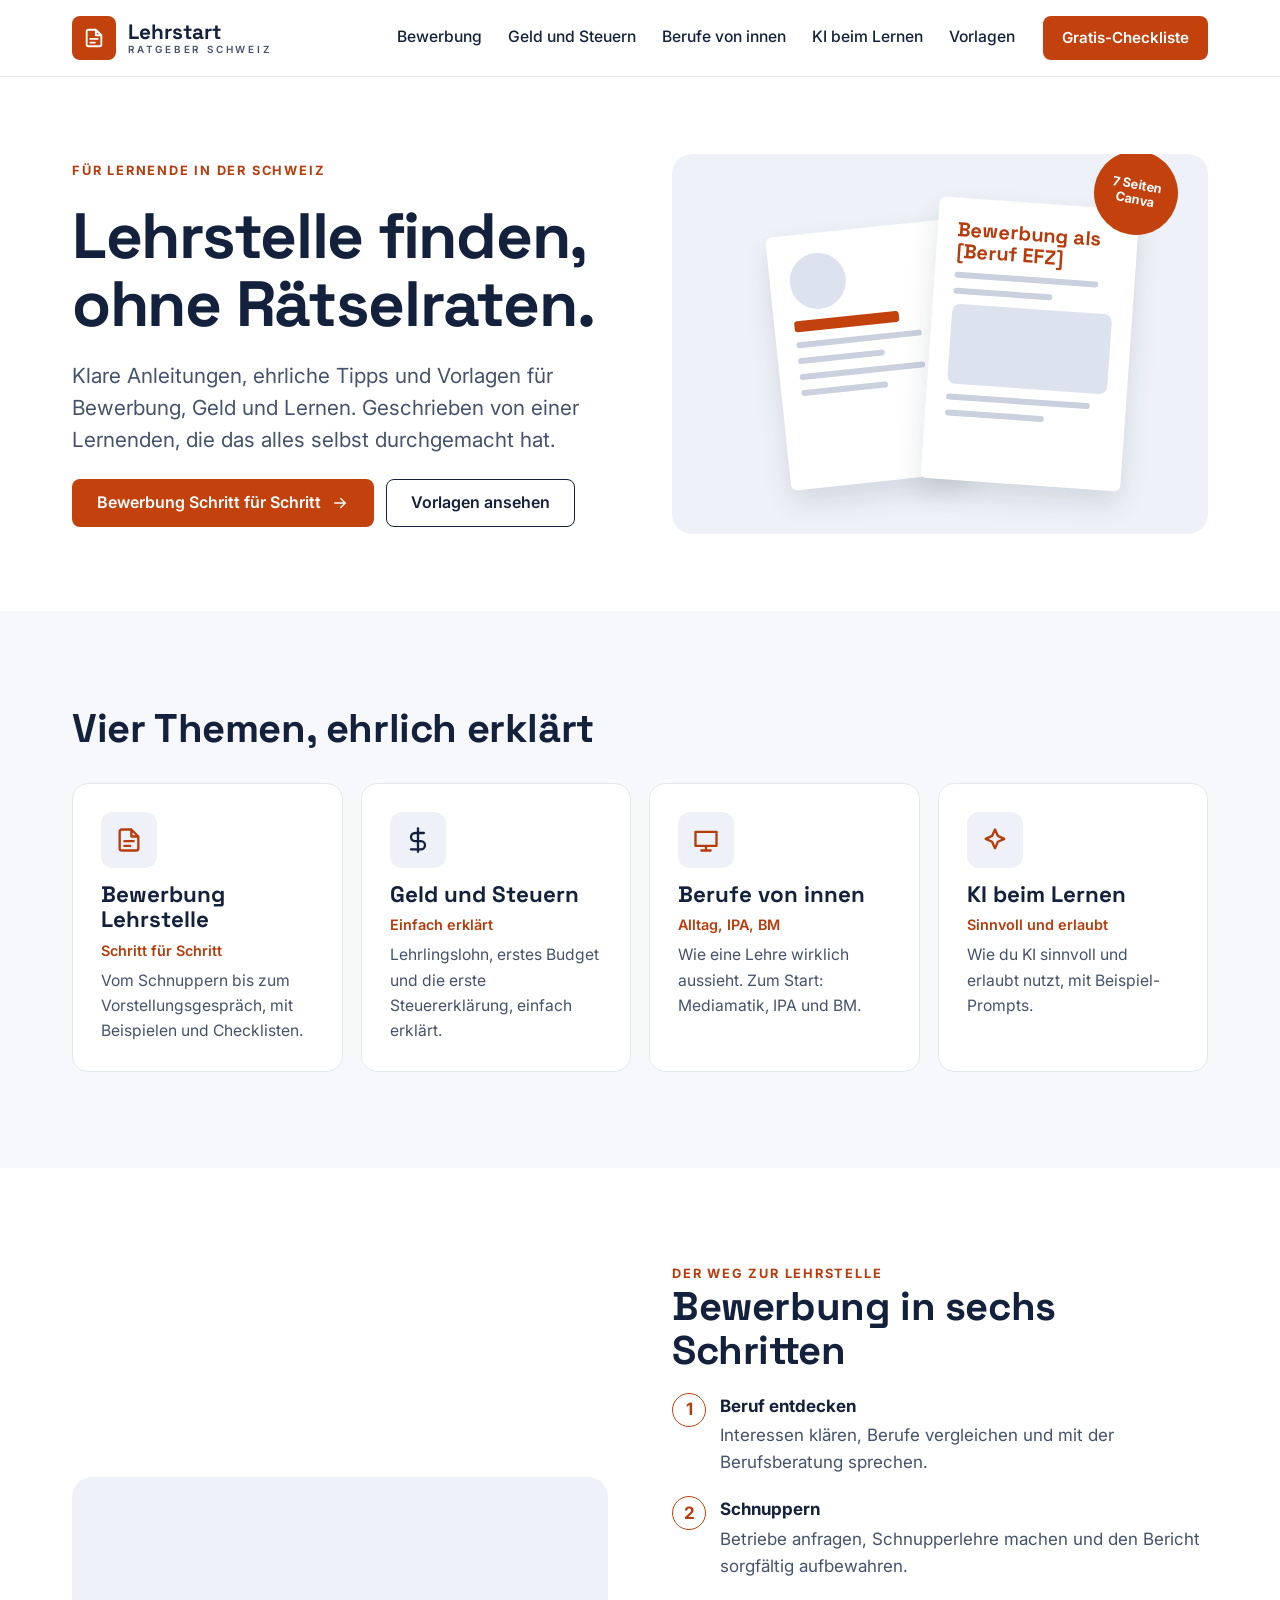
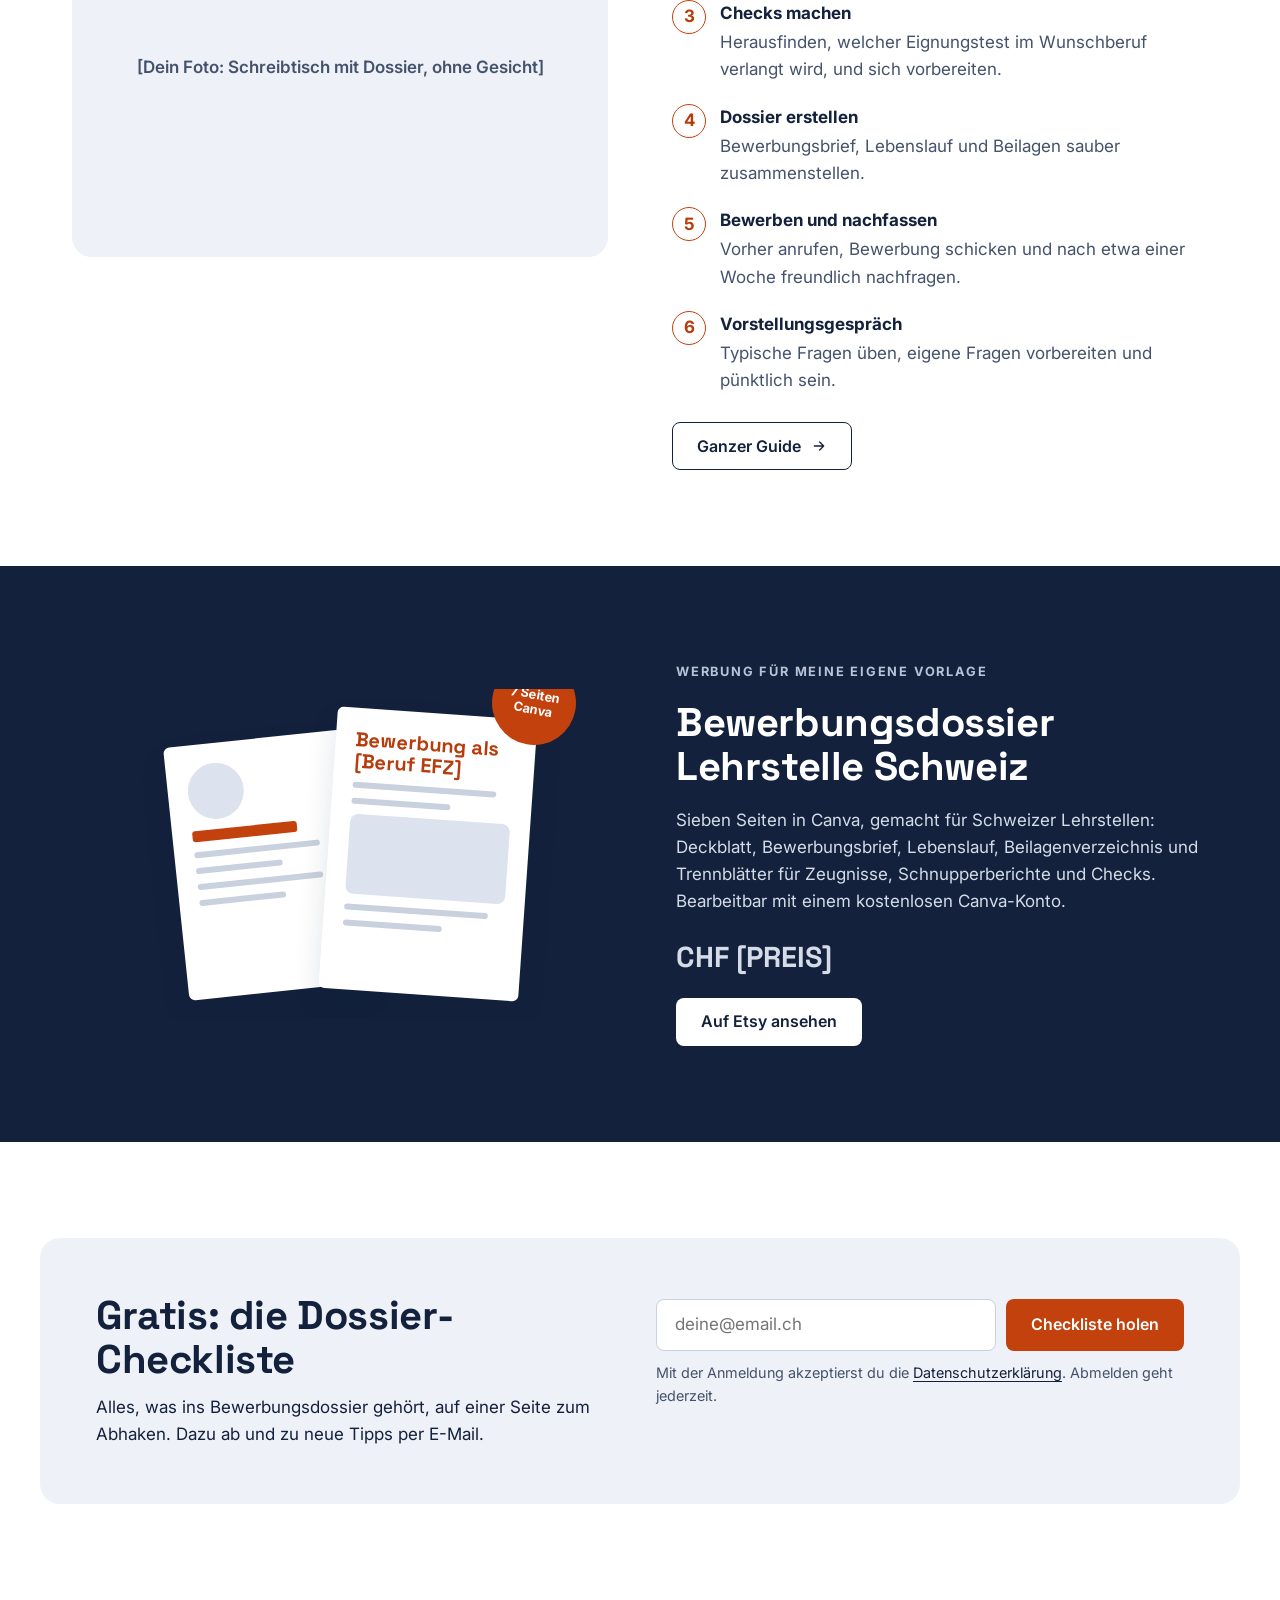
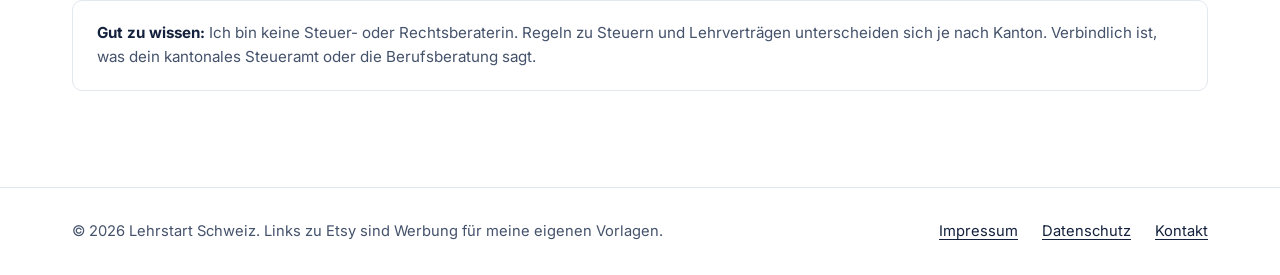
<file: index.html>
<!doctype html>
<html lang="de-CH">
<head>
  <meta charset="utf-8">
  <meta name="viewport" content="width=device-width, initial-scale=1">
  <title>Lehrstart Schweiz: Ratgeber für Lernende</title>
  <meta name="description" content="Ehrliche Anleitungen und Vorlagen für Bewerbung, Geld und Lernen in der Schweiz.">
  <meta name="theme-color" content="#13213C">
  <link rel="icon" href="assets/favicon.svg" type="image/svg+xml">
  <link rel="preconnect" href="https://fonts.googleapis.com">
  <link rel="preconnect" href="https://fonts.gstatic.com" crossorigin>
  <link rel="stylesheet" href="https://fonts.googleapis.com/css2?family=Inter:wght@400;500;600&family=Space+Grotesk:wght@500;700&display=swap">
  <link rel="stylesheet" href="css/variables.css">
  <link rel="stylesheet" href="css/base.css">
  <link rel="stylesheet" href="css/components.css">
  <link rel="stylesheet" href="css/theme.css">
  <script src="js/main.js" defer></script>
</head>
<body>
  <a class="skip-link" href="#inhalt">Zum Inhalt springen</a>
  <div class="page">
    <header class="site-header">
      <div class="container site-header__inner">
        <a class="logo" href="index.html" aria-label="Lehrstart Schweiz, zur Startseite">
          <span class="logo__mark" aria-hidden="true"><svg width="22" height="22" viewBox="0 0 24 24" fill="none" stroke="currentColor" stroke-width="2" stroke-linecap="round" stroke-linejoin="round"><path d="M14 3H6a2 2 0 0 0-2 2v14a2 2 0 0 0 2 2h12a2 2 0 0 0 2-2V9l-6-6zM14 3v6h6M8 13h8M8 17h5"/></svg></span>
          <span class="logo__text"><span class="logo__name">Lehrstart</span><span class="logo__sub">Ratgeber Schweiz</span></span>
        </a>
        <button class="nav-toggle js-nav-toggle" type="button" aria-expanded="false" aria-controls="hauptnavigation">
          <span class="nav-toggle__bar" aria-hidden="true"></span>
          <span class="visually-hidden">Menü</span>
        </button>
        <nav class="site-nav" id="hauptnavigation" aria-label="Hauptnavigation">
          <ul class="site-nav__list">
          <li><a href="bewerbung.html">Bewerbung</a></li>
          <li><a href="geld-steuern.html">Geld und Steuern</a></li>
          <li><a href="berufe.html">Berufe von innen</a></li>
          <li><a href="ki-lernen.html">KI beim Lernen</a></li>
          <li><a href="vorlagen.html">Vorlagen</a></li>
          </ul>
          <a class="btn btn--primary btn--small site-nav__cta" href="#gratis">Gratis-Checkliste</a>
        </nav>
      </div>
    </header>

    <main id="inhalt">

<section class="hero">
  <div class="container hero__grid">
    <div class="hero__text">
      <svg class="star" viewBox="0 0 24 24" aria-hidden="true"><path d="M12 0l2.6 9.4L24 12l-9.4 2.6L12 24l-2.6-9.4L0 12l9.4-2.6z"/></svg>
      <p class="eyebrow">Für Lernende in der Schweiz</p>
      <h1 class="h1 h1--hero">Lehrstelle finden, ohne Rätselraten.</h1>
      <p class="lead">Klare Anleitungen, ehrliche Tipps und Vorlagen für Bewerbung, Geld und Lernen. Geschrieben von einer Lernenden, die das alles selbst durchgemacht hat.</p>
      <div class="btn-row">
        <a class="btn btn--primary" href="bewerbung.html">Bewerbung Schritt für Schritt <svg class="icon" width="18" height="18" viewBox="0 0 24 24" fill="none" stroke="currentColor" stroke-width="2" stroke-linecap="round" stroke-linejoin="round" aria-hidden="true"><path d="M5 12h14M13 6l6 6-6 6"/></svg></a>
        <a class="btn btn--outline" href="vorlagen.html">Vorlagen ansehen</a>
      </div>
    </div>
    <div class="hero__visual"><div class="docs" aria-hidden="true">
  <div class="doc doc--back"><span class="doc__avatar"></span><span class="doc__line doc__line--title"></span><span class="doc__line"></span><span class="doc__line doc__line--short"></span><span class="doc__line"></span><span class="doc__line doc__line--short"></span></div>
  <div class="doc doc--front"><span class="doc__heading">Bewerbung als [Beruf EFZ]</span><span class="doc__line"></span><span class="doc__line doc__line--short"></span><span class="doc__block"></span><span class="doc__line"></span><span class="doc__line doc__line--short"></span></div>
  <span class="sticker">7 Seiten<br>Canva</span>
</div></div>
  </div>
</section>

<section class="section section--alt" aria-labelledby="themen-titel">
  <div class="container">
    <div class="section__head">
      <h2 id="themen-titel" class="h2"><svg class="star" viewBox="0 0 24 24" aria-hidden="true"><path d="M12 0l2.6 9.4L24 12l-9.4 2.6L12 24l-2.6-9.4L0 12l9.4-2.6z"/></svg> Vier Themen, ehrlich erklärt</h2>
      <div class="carousel-controls">
        <button class="icon-btn js-scroll" data-target="themen-liste" data-dir="-1" type="button" aria-label="Zurück"><svg width="18" height="18" viewBox="0 0 24 24" fill="none" stroke="currentColor" stroke-width="2" stroke-linecap="round" stroke-linejoin="round" aria-hidden="true"><path d="M15 6l-6 6 6 6"/></svg></button>
        <button class="icon-btn js-scroll" data-target="themen-liste" data-dir="1" type="button" aria-label="Weiter"><svg width="18" height="18" viewBox="0 0 24 24" fill="none" stroke="currentColor" stroke-width="2" stroke-linecap="round" stroke-linejoin="round" aria-hidden="true"><path d="M9 6l6 6-6 6"/></svg></button>
      </div>
    </div>
    <ul class="cards" id="themen-liste">
      <li><a class="card card--rosa" href="bewerbung.html">
        <span class="card__media"><svg class="icon icon--xl" width="72" height="72" viewBox="0 0 24 24" fill="none" stroke="currentColor" stroke-width="2" stroke-linecap="round" stroke-linejoin="round" aria-hidden="true"><path d="M14 3H6a2 2 0 0 0-2 2v14a2 2 0 0 0 2 2h12a2 2 0 0 0 2-2V9l-6-6zM14 3v6h6M8 13h8M8 17h5"/></svg></span>
        <span class="card__body">
          <span class="card__title">Bewerbung Lehrstelle</span>
          <span class="card__meta">Schritt für Schritt</span>
          <span class="card__text">Vom Schnuppern bis zum Vorstellungsgespräch, mit Beispielen und Checklisten.</span>
        </span>
        <span class="card__arrow"><svg class="icon" width="16" height="16" viewBox="0 0 24 24" fill="none" stroke="currentColor" stroke-width="2" stroke-linecap="round" stroke-linejoin="round" aria-hidden="true"><path d="M5 12h14M13 6l6 6-6 6"/></svg></span>
      </a></li>
      <li><a class="card card--blau" href="geld-steuern.html">
        <span class="card__media"><svg class="icon icon--xl" width="72" height="72" viewBox="0 0 24 24" fill="none" stroke="currentColor" stroke-width="2" stroke-linecap="round" stroke-linejoin="round" aria-hidden="true"><path d="M12 2v20M17 6H9.5a3.5 3.5 0 0 0 0 7h5a3.5 3.5 0 0 1 0 7H6"/></svg></span>
        <span class="card__body">
          <span class="card__title">Geld und Steuern</span>
          <span class="card__meta">Einfach erklärt</span>
          <span class="card__text">Lehrlingslohn, erstes Budget und die erste Steuererklärung, einfach erklärt.</span>
        </span>
        <span class="card__arrow"><svg class="icon" width="16" height="16" viewBox="0 0 24 24" fill="none" stroke="currentColor" stroke-width="2" stroke-linecap="round" stroke-linejoin="round" aria-hidden="true"><path d="M5 12h14M13 6l6 6-6 6"/></svg></span>
      </a></li>
      <li><a class="card card--rosa" href="berufe.html">
        <span class="card__media"><svg class="icon icon--xl" width="72" height="72" viewBox="0 0 24 24" fill="none" stroke="currentColor" stroke-width="2" stroke-linecap="round" stroke-linejoin="round" aria-hidden="true"><path d="M3 5h18v12H3zM8 21h8M12 17v4"/></svg></span>
        <span class="card__body">
          <span class="card__title">Berufe von innen</span>
          <span class="card__meta">Alltag, IPA, BM</span>
          <span class="card__text">Wie eine Lehre wirklich aussieht. Zum Start: Mediamatik, IPA und BM.</span>
        </span>
        <span class="card__arrow"><svg class="icon" width="16" height="16" viewBox="0 0 24 24" fill="none" stroke="currentColor" stroke-width="2" stroke-linecap="round" stroke-linejoin="round" aria-hidden="true"><path d="M5 12h14M13 6l6 6-6 6"/></svg></span>
      </a></li>
      <li><a class="card card--pfirsich" href="ki-lernen.html">
        <span class="card__media"><svg class="icon icon--xl" width="72" height="72" viewBox="0 0 24 24" fill="none" stroke="currentColor" stroke-width="2" stroke-linecap="round" stroke-linejoin="round" aria-hidden="true"><path d="M12 3l2.5 5.5L20 11l-5.5 2.5L12 19l-2.5-5.5L4 11l5.5-2.5z"/></svg></span>
        <span class="card__body">
          <span class="card__title">KI beim Lernen</span>
          <span class="card__meta">Sinnvoll und erlaubt</span>
          <span class="card__text">Wie du KI sinnvoll und erlaubt nutzt, mit Beispiel-Prompts.</span>
        </span>
        <span class="card__arrow"><svg class="icon" width="16" height="16" viewBox="0 0 24 24" fill="none" stroke="currentColor" stroke-width="2" stroke-linecap="round" stroke-linejoin="round" aria-hidden="true"><path d="M5 12h14M13 6l6 6-6 6"/></svg></span>
      </a></li>
    </ul>
  </div>
</section>

<section class="section" aria-labelledby="schritte-titel">
  <div class="container split">
    <div class="photo-placeholder" role="img" aria-label="Platzhalter für ein Foto">[Dein Foto: Schreibtisch mit Dossier, ohne Gesicht]</div>
    <div>
      <p class="eyebrow">Der Weg zur Lehrstelle</p>
      <h2 id="schritte-titel" class="h2">Bewerbung in sechs Schritten</h2>
      <ol class="steps"><li class="step"><span class="step__nr">1</span><span class="step__title">Beruf entdecken</span><span class="step__text">Interessen klären, Berufe vergleichen und mit der Berufsberatung sprechen.</span></li><li class="step"><span class="step__nr">2</span><span class="step__title">Schnuppern</span><span class="step__text">Betriebe anfragen, Schnupperlehre machen und den Bericht sorgfältig aufbewahren.</span></li><li class="step"><span class="step__nr">3</span><span class="step__title">Checks machen</span><span class="step__text">Herausfinden, welcher Eignungstest im Wunschberuf verlangt wird, und sich vorbereiten.</span></li><li class="step"><span class="step__nr">4</span><span class="step__title">Dossier erstellen</span><span class="step__text">Bewerbungsbrief, Lebenslauf und Beilagen sauber zusammenstellen.</span></li><li class="step"><span class="step__nr">5</span><span class="step__title">Bewerben und nachfassen</span><span class="step__text">Vorher anrufen, Bewerbung schicken und nach etwa einer Woche freundlich nachfragen.</span></li><li class="step"><span class="step__nr">6</span><span class="step__title">Vorstellungsgespräch</span><span class="step__text">Typische Fragen üben, eigene Fragen vorbereiten und pünktlich sein.</span></li></ol>
      <a class="btn btn--outline" href="bewerbung.html">Ganzer Guide <svg class="icon" width="16" height="16" viewBox="0 0 24 24" fill="none" stroke="currentColor" stroke-width="2" stroke-linecap="round" stroke-linejoin="round" aria-hidden="true"><path d="M5 12h14M13 6l6 6-6 6"/></svg></a>
    </div>
  </div>
</section>

<section class="section promo" aria-labelledby="promo-titel">
  <div class="container promo__inner">
    <div class="promo__visual"><div class="docs" aria-hidden="true">
  <div class="doc doc--back"><span class="doc__avatar"></span><span class="doc__line doc__line--title"></span><span class="doc__line"></span><span class="doc__line doc__line--short"></span><span class="doc__line"></span><span class="doc__line doc__line--short"></span></div>
  <div class="doc doc--front"><span class="doc__heading">Bewerbung als [Beruf EFZ]</span><span class="doc__line"></span><span class="doc__line doc__line--short"></span><span class="doc__block"></span><span class="doc__line"></span><span class="doc__line doc__line--short"></span></div>
  <span class="sticker">7 Seiten<br>Canva</span>
</div></div>
    <div class="promo__text">
      <p class="eyebrow eyebrow--muted">Werbung für meine eigene Vorlage</p>
      <h2 id="promo-titel" class="h2">Bewerbungsdossier Lehrstelle Schweiz</h2>
      <p>Sieben Seiten in Canva, gemacht für Schweizer Lehrstellen: Deckblatt, Bewerbungsbrief, Lebenslauf, Beilagenverzeichnis und Trennblätter für Zeugnisse, Schnupperberichte und Checks. Bearbeitbar mit einem kostenlosen Canva-Konto.</p>
      <p class="price">CHF [PREIS]</p>
      <a class="btn btn--primary" href="[ETSY-LINK]" rel="noopener">Auf Etsy ansehen</a>
    </div>
  </div>
</section>
<section class="section newsletter" id="gratis" aria-labelledby="nl-titel-start">
  <div class="container newsletter__inner">
    <div class="newsletter__text">
      <h2 id="nl-titel-start" class="h2">Gratis: die Dossier-Checkliste</h2>
      <p>Alles, was ins Bewerbungsdossier gehört, auf einer Seite zum Abhaken. Dazu ab und zu neue Tipps per E-Mail.</p>
    </div>
    <form class="newsletter__form js-newsletter" novalidate>
      <div class="newsletter__row">
        <label class="visually-hidden" for="mail-start">E-Mail-Adresse</label>
        <input id="mail-start" name="email" type="email" autocomplete="email" placeholder="deine@email.ch" required>
        <button class="btn btn--primary" type="submit">Checkliste holen</button>
      </div>
      <p class="newsletter__hint">Mit der Anmeldung akzeptierst du die <a href="datenschutz.html">Datenschutzerklärung</a>. Abmelden geht jederzeit.</p>
      <p class="newsletter__status" role="status" aria-live="polite"></p>
    </form>
  </div>
</section>
<aside class="notice container" aria-label="Hinweis">
  <p><strong>Gut zu wissen:</strong> Ich bin keine Steuer- oder Rechtsberaterin. Regeln zu Steuern und Lehrverträgen unterscheiden sich je nach Kanton. Verbindlich ist, was dein kantonales Steueramt oder die Berufsberatung sagt.</p>
</aside>

    </main>

    <footer class="site-footer">
      <div class="container site-footer__inner">
        <p>&copy; <span class="js-year">2026</span> Lehrstart Schweiz. Links zu Etsy sind Werbung für meine eigenen Vorlagen.</p>
        <ul class="site-footer__links">
          <li><a href="impressum.html">Impressum</a></li>
          <li><a href="datenschutz.html">Datenschutz</a></li>
          <li><a href="mailto:[deine@email.ch]">Kontakt</a></li>
        </ul>
      </div>
    </footer>
  </div>
</body>
</html>
</file>
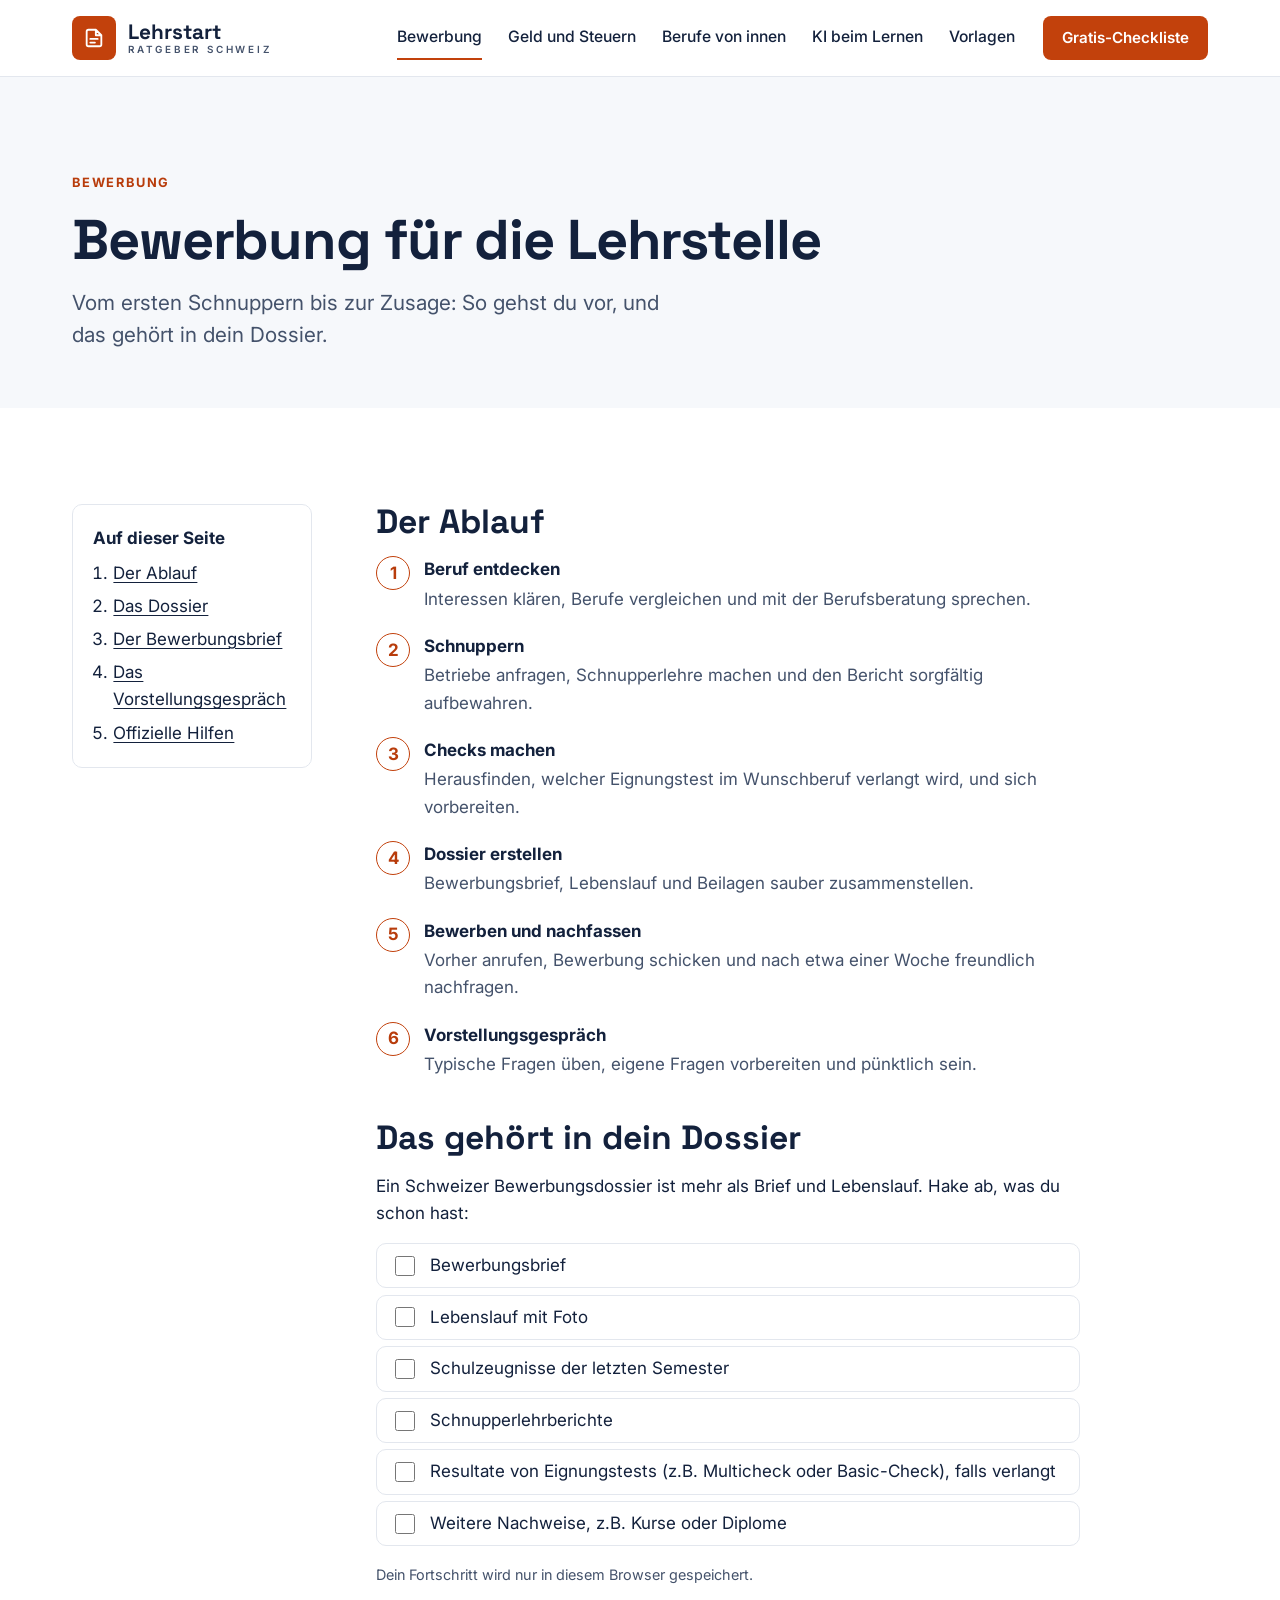
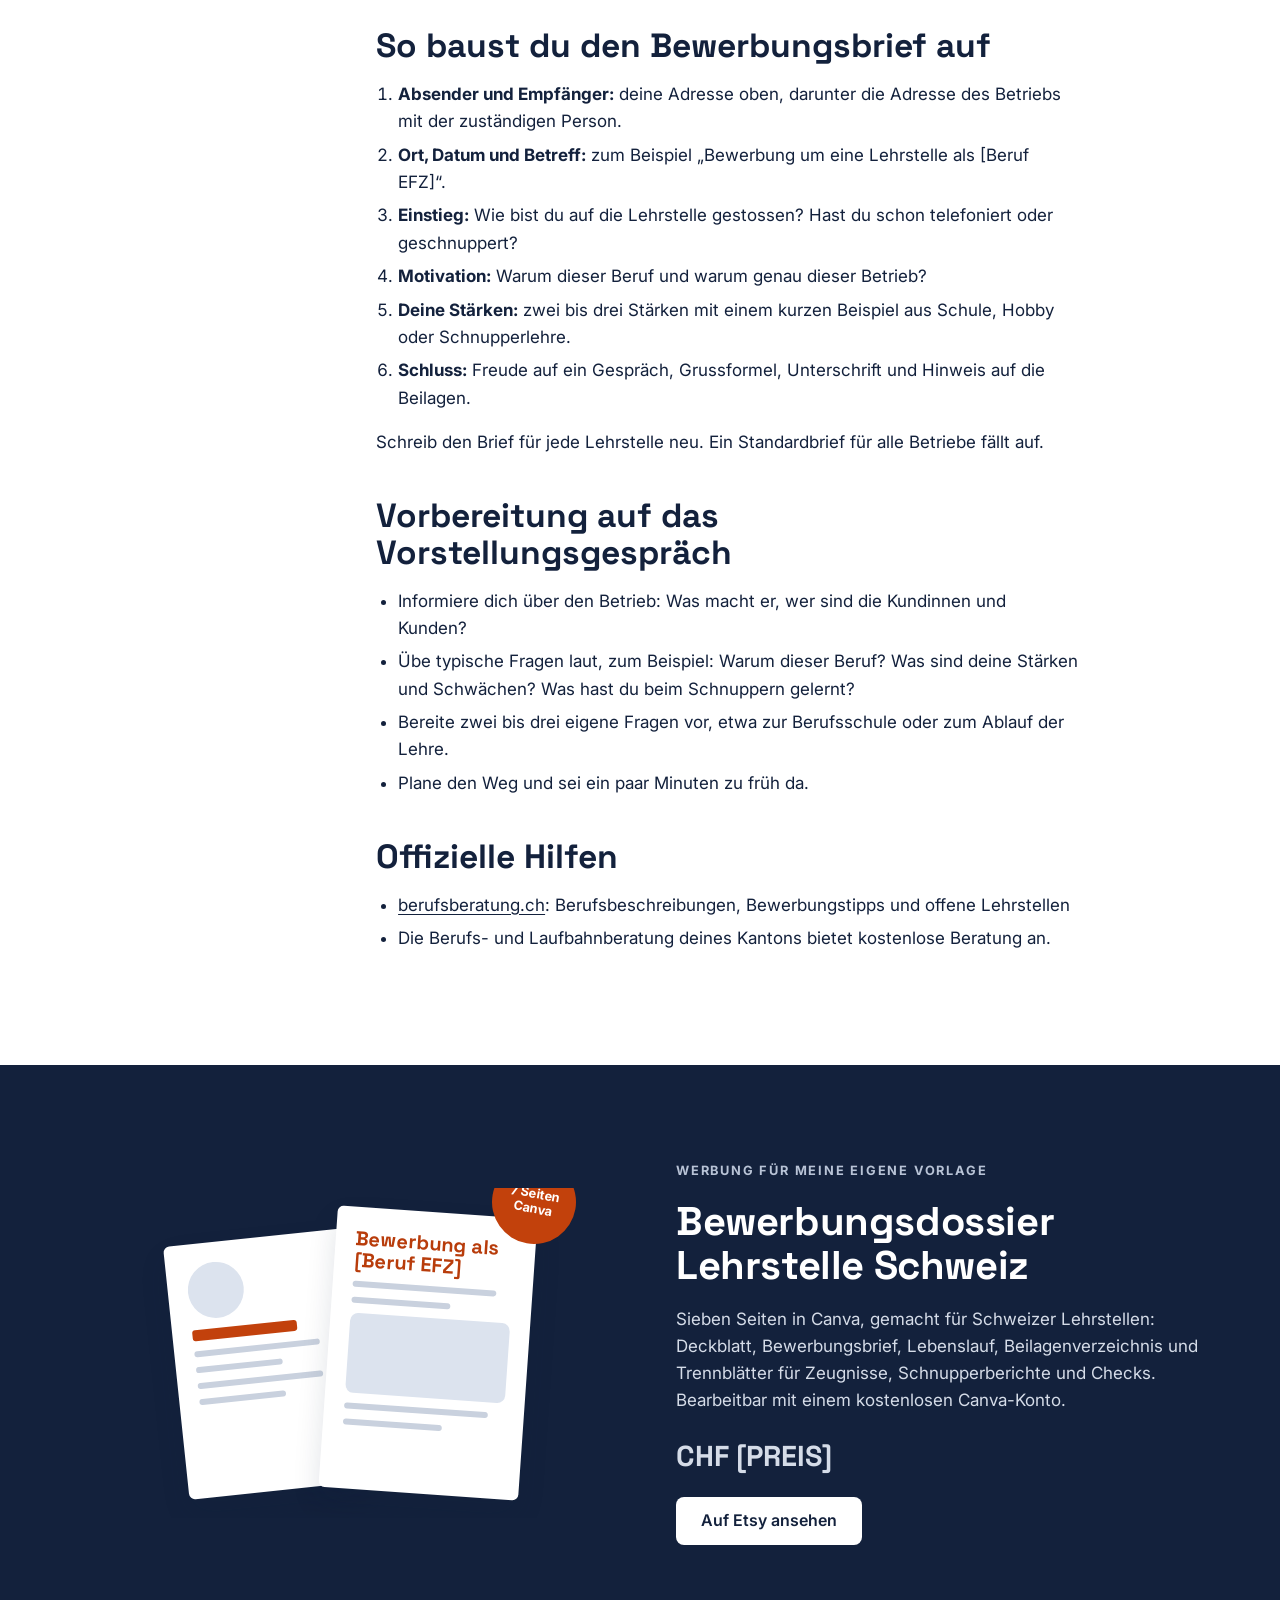
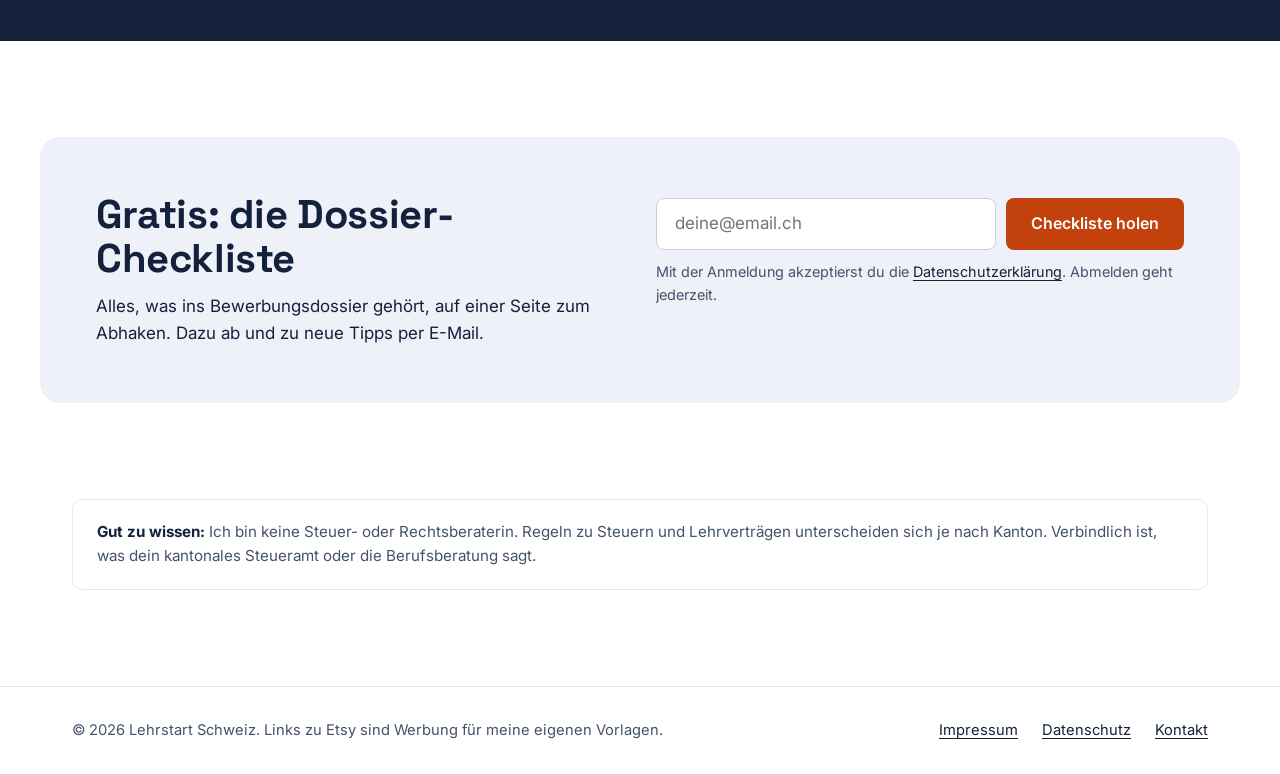
<file: bewerbung.html>
<!doctype html>
<html lang="de-CH">
<head>
  <meta charset="utf-8">
  <meta name="viewport" content="width=device-width, initial-scale=1">
  <title>Bewerbung für die Lehrstelle | Lehrstart Schweiz</title>
  <meta name="description" content="Schritt-für-Schritt-Anleitung für die Lehrstellenbewerbung in der Schweiz mit Dossier-Checkliste.">
  <meta name="theme-color" content="#13213C">
  <link rel="icon" href="assets/favicon.svg" type="image/svg+xml">
  <link rel="preconnect" href="https://fonts.googleapis.com">
  <link rel="preconnect" href="https://fonts.gstatic.com" crossorigin>
  <link rel="stylesheet" href="https://fonts.googleapis.com/css2?family=Inter:wght@400;500;600&family=Space+Grotesk:wght@500;700&display=swap">
  <link rel="stylesheet" href="css/variables.css">
  <link rel="stylesheet" href="css/base.css">
  <link rel="stylesheet" href="css/components.css">
  <link rel="stylesheet" href="css/theme.css">
  <script src="js/main.js" defer></script>
</head>
<body>
  <a class="skip-link" href="#inhalt">Zum Inhalt springen</a>
  <div class="page">
    <header class="site-header">
      <div class="container site-header__inner">
        <a class="logo" href="index.html" aria-label="Lehrstart Schweiz, zur Startseite">
          <span class="logo__mark" aria-hidden="true"><svg width="22" height="22" viewBox="0 0 24 24" fill="none" stroke="currentColor" stroke-width="2" stroke-linecap="round" stroke-linejoin="round"><path d="M14 3H6a2 2 0 0 0-2 2v14a2 2 0 0 0 2 2h12a2 2 0 0 0 2-2V9l-6-6zM14 3v6h6M8 13h8M8 17h5"/></svg></span>
          <span class="logo__text"><span class="logo__name">Lehrstart</span><span class="logo__sub">Ratgeber Schweiz</span></span>
        </a>
        <button class="nav-toggle js-nav-toggle" type="button" aria-expanded="false" aria-controls="hauptnavigation">
          <span class="nav-toggle__bar" aria-hidden="true"></span>
          <span class="visually-hidden">Menü</span>
        </button>
        <nav class="site-nav" id="hauptnavigation" aria-label="Hauptnavigation">
          <ul class="site-nav__list">
          <li><a href="bewerbung.html" aria-current="page">Bewerbung</a></li>
          <li><a href="geld-steuern.html">Geld und Steuern</a></li>
          <li><a href="berufe.html">Berufe von innen</a></li>
          <li><a href="ki-lernen.html">KI beim Lernen</a></li>
          <li><a href="vorlagen.html">Vorlagen</a></li>
          </ul>
          <a class="btn btn--primary btn--small site-nav__cta" href="#gratis">Gratis-Checkliste</a>
        </nav>
      </div>
    </header>

    <main id="inhalt">

<section class="page-hero">
  <div class="container">
    <p class="eyebrow">Bewerbung</p>
    <h1 class="h1">Bewerbung für die Lehrstelle</h1>
    <p class="lead">Vom ersten Schnuppern bis zur Zusage: So gehst du vor, und das gehört in dein Dossier.</p>
  </div>
</section>
<div class="container content-grid">
  <nav class="toc" aria-label="Inhalt dieser Seite">
    <p class="toc__title">Auf dieser Seite</p>
    <ol>
      <li><a href="#ablauf">Der Ablauf</a></li>
      <li><a href="#dossier">Das Dossier</a></li>
      <li><a href="#brief">Der Bewerbungsbrief</a></li>
      <li><a href="#gespraech">Das Vorstellungsgespräch</a></li>
      <li><a href="#links">Offizielle Hilfen</a></li>
    </ol>
  </nav>
  <article class="prose">
    <h2 id="ablauf">Der Ablauf</h2>
    <ol class="steps"><li class="step"><span class="step__nr">1</span><span class="step__title">Beruf entdecken</span><span class="step__text">Interessen klären, Berufe vergleichen und mit der Berufsberatung sprechen.</span></li><li class="step"><span class="step__nr">2</span><span class="step__title">Schnuppern</span><span class="step__text">Betriebe anfragen, Schnupperlehre machen und den Bericht sorgfältig aufbewahren.</span></li><li class="step"><span class="step__nr">3</span><span class="step__title">Checks machen</span><span class="step__text">Herausfinden, welcher Eignungstest im Wunschberuf verlangt wird, und sich vorbereiten.</span></li><li class="step"><span class="step__nr">4</span><span class="step__title">Dossier erstellen</span><span class="step__text">Bewerbungsbrief, Lebenslauf und Beilagen sauber zusammenstellen.</span></li><li class="step"><span class="step__nr">5</span><span class="step__title">Bewerben und nachfassen</span><span class="step__text">Vorher anrufen, Bewerbung schicken und nach etwa einer Woche freundlich nachfragen.</span></li><li class="step"><span class="step__nr">6</span><span class="step__title">Vorstellungsgespräch</span><span class="step__text">Typische Fragen üben, eigene Fragen vorbereiten und pünktlich sein.</span></li></ol>

    <h2 id="dossier">Das gehört in dein Dossier</h2>
    <p>Ein Schweizer Bewerbungsdossier ist mehr als Brief und Lebenslauf. Hake ab, was du schon hast:</p>
    <ul class="checklist"><li><label><input type="checkbox" class="js-check"> Bewerbungsbrief</label></li><li><label><input type="checkbox" class="js-check"> Lebenslauf mit Foto</label></li><li><label><input type="checkbox" class="js-check"> Schulzeugnisse der letzten Semester</label></li><li><label><input type="checkbox" class="js-check"> Schnupperlehrberichte</label></li><li><label><input type="checkbox" class="js-check"> Resultate von Eignungstests (z.B. Multicheck oder Basic-Check), falls verlangt</label></li><li><label><input type="checkbox" class="js-check"> Weitere Nachweise, z.B. Kurse oder Diplome</label></li></ul>
    <p class="small">Dein Fortschritt wird nur in diesem Browser gespeichert.</p>

    <h2 id="brief">So baust du den Bewerbungsbrief auf</h2>
    <ol>
      <li><strong>Absender und Empfänger:</strong> deine Adresse oben, darunter die Adresse des Betriebs mit der zuständigen Person.</li>
      <li><strong>Ort, Datum und Betreff:</strong> zum Beispiel „Bewerbung um eine Lehrstelle als [Beruf EFZ]“.</li>
      <li><strong>Einstieg:</strong> Wie bist du auf die Lehrstelle gestossen? Hast du schon telefoniert oder geschnuppert?</li>
      <li><strong>Motivation:</strong> Warum dieser Beruf und warum genau dieser Betrieb?</li>
      <li><strong>Deine Stärken:</strong> zwei bis drei Stärken mit einem kurzen Beispiel aus Schule, Hobby oder Schnupperlehre.</li>
      <li><strong>Schluss:</strong> Freude auf ein Gespräch, Grussformel, Unterschrift und Hinweis auf die Beilagen.</li>
    </ol>
    <p>Schreib den Brief für jede Lehrstelle neu. Ein Standardbrief für alle Betriebe fällt auf.</p>

    <h2 id="gespraech">Vorbereitung auf das Vorstellungsgespräch</h2>
    <ul>
      <li>Informiere dich über den Betrieb: Was macht er, wer sind die Kundinnen und Kunden?</li>
      <li>Übe typische Fragen laut, zum Beispiel: Warum dieser Beruf? Was sind deine Stärken und Schwächen? Was hast du beim Schnuppern gelernt?</li>
      <li>Bereite zwei bis drei eigene Fragen vor, etwa zur Berufsschule oder zum Ablauf der Lehre.</li>
      <li>Plane den Weg und sei ein paar Minuten zu früh da.</li>
    </ul>

    <h2 id="links">Offizielle Hilfen</h2>
    <ul>
      <li><a href="https://www.berufsberatung.ch" rel="noopener">berufsberatung.ch</a>: Berufsbeschreibungen, Bewerbungstipps und offene Lehrstellen</li>
      <li>Die Berufs- und Laufbahnberatung deines Kantons bietet kostenlose Beratung an.</li>
    </ul>
  </article>
</div>
<section class="section promo" aria-labelledby="promo-titel">
  <div class="container promo__inner">
    <div class="promo__visual"><div class="docs" aria-hidden="true">
  <div class="doc doc--back"><span class="doc__avatar"></span><span class="doc__line doc__line--title"></span><span class="doc__line"></span><span class="doc__line doc__line--short"></span><span class="doc__line"></span><span class="doc__line doc__line--short"></span></div>
  <div class="doc doc--front"><span class="doc__heading">Bewerbung als [Beruf EFZ]</span><span class="doc__line"></span><span class="doc__line doc__line--short"></span><span class="doc__block"></span><span class="doc__line"></span><span class="doc__line doc__line--short"></span></div>
  <span class="sticker">7 Seiten<br>Canva</span>
</div></div>
    <div class="promo__text">
      <p class="eyebrow eyebrow--muted">Werbung für meine eigene Vorlage</p>
      <h2 id="promo-titel" class="h2">Bewerbungsdossier Lehrstelle Schweiz</h2>
      <p>Sieben Seiten in Canva, gemacht für Schweizer Lehrstellen: Deckblatt, Bewerbungsbrief, Lebenslauf, Beilagenverzeichnis und Trennblätter für Zeugnisse, Schnupperberichte und Checks. Bearbeitbar mit einem kostenlosen Canva-Konto.</p>
      <p class="price">CHF [PREIS]</p>
      <a class="btn btn--primary" href="[ETSY-LINK]" rel="noopener">Auf Etsy ansehen</a>
    </div>
  </div>
</section>
<section class="section newsletter" id="gratis" aria-labelledby="nl-titel-bewerbung">
  <div class="container newsletter__inner">
    <div class="newsletter__text">
      <h2 id="nl-titel-bewerbung" class="h2">Gratis: die Dossier-Checkliste</h2>
      <p>Alles, was ins Bewerbungsdossier gehört, auf einer Seite zum Abhaken. Dazu ab und zu neue Tipps per E-Mail.</p>
    </div>
    <form class="newsletter__form js-newsletter" novalidate>
      <div class="newsletter__row">
        <label class="visually-hidden" for="mail-bewerbung">E-Mail-Adresse</label>
        <input id="mail-bewerbung" name="email" type="email" autocomplete="email" placeholder="deine@email.ch" required>
        <button class="btn btn--primary" type="submit">Checkliste holen</button>
      </div>
      <p class="newsletter__hint">Mit der Anmeldung akzeptierst du die <a href="datenschutz.html">Datenschutzerklärung</a>. Abmelden geht jederzeit.</p>
      <p class="newsletter__status" role="status" aria-live="polite"></p>
    </form>
  </div>
</section>
<aside class="notice container" aria-label="Hinweis">
  <p><strong>Gut zu wissen:</strong> Ich bin keine Steuer- oder Rechtsberaterin. Regeln zu Steuern und Lehrverträgen unterscheiden sich je nach Kanton. Verbindlich ist, was dein kantonales Steueramt oder die Berufsberatung sagt.</p>
</aside>

    </main>

    <footer class="site-footer">
      <div class="container site-footer__inner">
        <p>&copy; <span class="js-year">2026</span> Lehrstart Schweiz. Links zu Etsy sind Werbung für meine eigenen Vorlagen.</p>
        <ul class="site-footer__links">
          <li><a href="impressum.html">Impressum</a></li>
          <li><a href="datenschutz.html">Datenschutz</a></li>
          <li><a href="mailto:[deine@email.ch]">Kontakt</a></li>
        </ul>
      </div>
    </footer>
  </div>
</body>
</html>
</file>
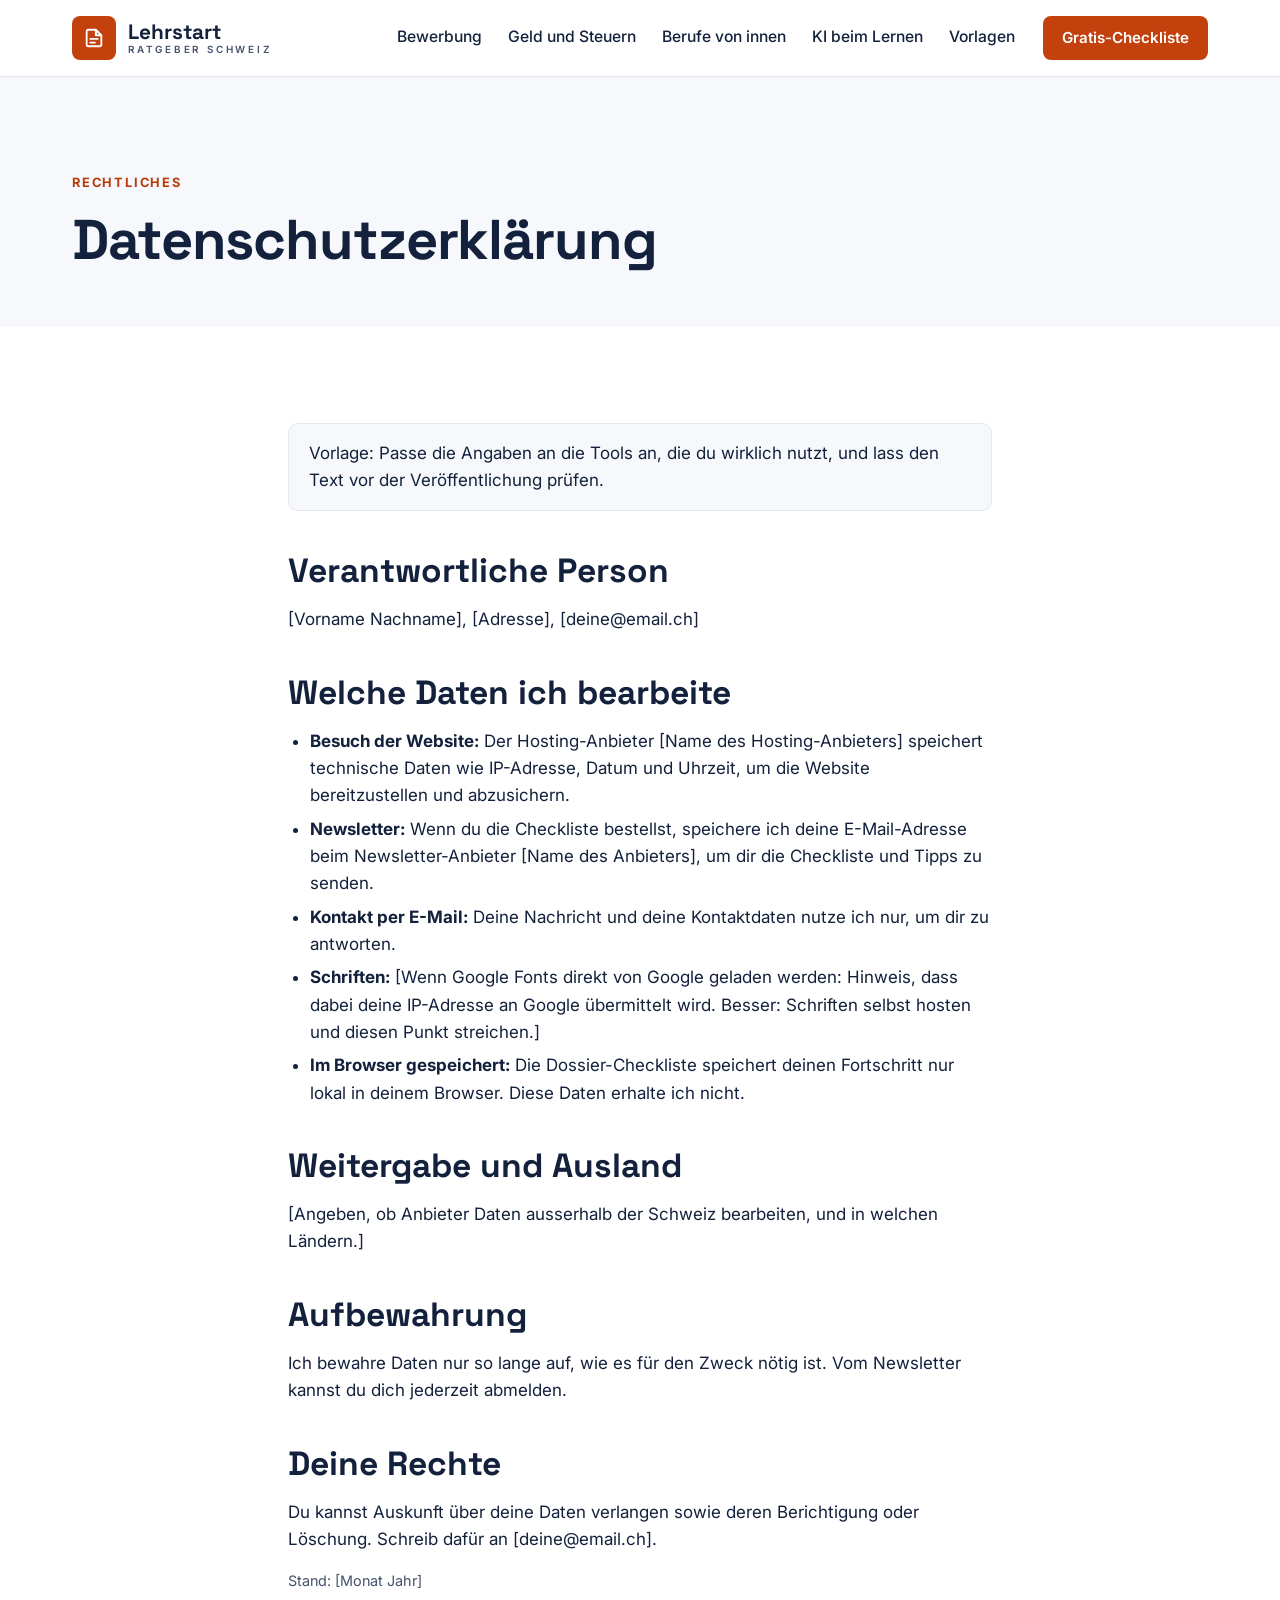
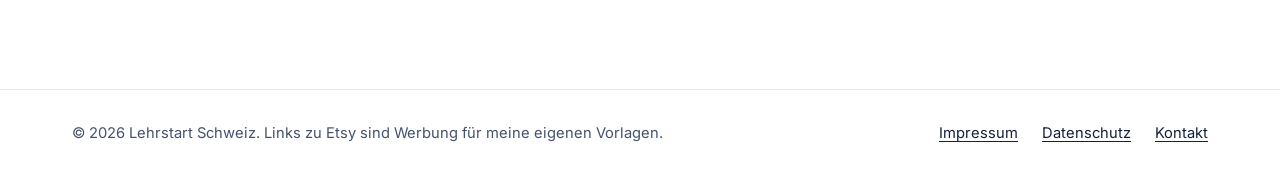
<file: datenschutz.html>
<!doctype html>
<html lang="de-CH">
<head>
  <meta charset="utf-8">
  <meta name="viewport" content="width=device-width, initial-scale=1">
  <title>Datenschutzerklärung | Lehrstart Schweiz</title>
  <meta name="description" content="Datenschutzerklärung von Lehrstart Schweiz nach Schweizer Datenschutzgesetz.">
  <meta name="theme-color" content="#13213C">
  <link rel="icon" href="assets/favicon.svg" type="image/svg+xml">
  <link rel="preconnect" href="https://fonts.googleapis.com">
  <link rel="preconnect" href="https://fonts.gstatic.com" crossorigin>
  <link rel="stylesheet" href="https://fonts.googleapis.com/css2?family=Inter:wght@400;500;600&family=Space+Grotesk:wght@500;700&display=swap">
  <link rel="stylesheet" href="css/variables.css">
  <link rel="stylesheet" href="css/base.css">
  <link rel="stylesheet" href="css/components.css">
  <link rel="stylesheet" href="css/theme.css">
  <script src="js/main.js" defer></script>
</head>
<body>
  <a class="skip-link" href="#inhalt">Zum Inhalt springen</a>
  <div class="page">
    <header class="site-header">
      <div class="container site-header__inner">
        <a class="logo" href="index.html" aria-label="Lehrstart Schweiz, zur Startseite">
          <span class="logo__mark" aria-hidden="true"><svg width="22" height="22" viewBox="0 0 24 24" fill="none" stroke="currentColor" stroke-width="2" stroke-linecap="round" stroke-linejoin="round"><path d="M14 3H6a2 2 0 0 0-2 2v14a2 2 0 0 0 2 2h12a2 2 0 0 0 2-2V9l-6-6zM14 3v6h6M8 13h8M8 17h5"/></svg></span>
          <span class="logo__text"><span class="logo__name">Lehrstart</span><span class="logo__sub">Ratgeber Schweiz</span></span>
        </a>
        <button class="nav-toggle js-nav-toggle" type="button" aria-expanded="false" aria-controls="hauptnavigation">
          <span class="nav-toggle__bar" aria-hidden="true"></span>
          <span class="visually-hidden">Menü</span>
        </button>
        <nav class="site-nav" id="hauptnavigation" aria-label="Hauptnavigation">
          <ul class="site-nav__list">
          <li><a href="bewerbung.html">Bewerbung</a></li>
          <li><a href="geld-steuern.html">Geld und Steuern</a></li>
          <li><a href="berufe.html">Berufe von innen</a></li>
          <li><a href="ki-lernen.html">KI beim Lernen</a></li>
          <li><a href="vorlagen.html">Vorlagen</a></li>
          </ul>
          <a class="btn btn--primary btn--small site-nav__cta" href="#gratis">Gratis-Checkliste</a>
        </nav>
      </div>
    </header>

    <main id="inhalt">

<section class="page-hero">
  <div class="container">
    <p class="eyebrow">Rechtliches</p>
    <h1 class="h1">Datenschutzerklärung</h1>
    <p class="lead"></p>
  </div>
</section>
<div class="container">
  <article class="prose prose--narrow">
    <p class="callout">Vorlage: Passe die Angaben an die Tools an, die du wirklich nutzt, und lass den Text vor der Veröffentlichung prüfen.</p>
    <h2>Verantwortliche Person</h2>
    <p>[Vorname Nachname], [Adresse], [deine@email.ch]</p>
    <h2>Welche Daten ich bearbeite</h2>
    <ul>
      <li><strong>Besuch der Website:</strong> Der Hosting-Anbieter [Name des Hosting-Anbieters] speichert technische Daten wie IP-Adresse, Datum und Uhrzeit, um die Website bereitzustellen und abzusichern.</li>
      <li><strong>Newsletter:</strong> Wenn du die Checkliste bestellst, speichere ich deine E-Mail-Adresse beim Newsletter-Anbieter [Name des Anbieters], um dir die Checkliste und Tipps zu senden.</li>
      <li><strong>Kontakt per E-Mail:</strong> Deine Nachricht und deine Kontaktdaten nutze ich nur, um dir zu antworten.</li>
      <li><strong>Schriften:</strong> [Wenn Google Fonts direkt von Google geladen werden: Hinweis, dass dabei deine IP-Adresse an Google übermittelt wird. Besser: Schriften selbst hosten und diesen Punkt streichen.]</li>
      <li><strong>Im Browser gespeichert:</strong> Die Dossier-Checkliste speichert deinen Fortschritt nur lokal in deinem Browser. Diese Daten erhalte ich nicht.</li>
    </ul>
    <h2>Weitergabe und Ausland</h2>
    <p>[Angeben, ob Anbieter Daten ausserhalb der Schweiz bearbeiten, und in welchen Ländern.]</p>
    <h2>Aufbewahrung</h2>
    <p>Ich bewahre Daten nur so lange auf, wie es für den Zweck nötig ist. Vom Newsletter kannst du dich jederzeit abmelden.</p>
    <h2>Deine Rechte</h2>
    <p>Du kannst Auskunft über deine Daten verlangen sowie deren Berichtigung oder Löschung. Schreib dafür an [deine@email.ch].</p>
    <p class="small">Stand: [Monat Jahr]</p>
  </article>
</div>

    </main>

    <footer class="site-footer">
      <div class="container site-footer__inner">
        <p>&copy; <span class="js-year">2026</span> Lehrstart Schweiz. Links zu Etsy sind Werbung für meine eigenen Vorlagen.</p>
        <ul class="site-footer__links">
          <li><a href="impressum.html">Impressum</a></li>
          <li><a href="datenschutz.html">Datenschutz</a></li>
          <li><a href="mailto:[deine@email.ch]">Kontakt</a></li>
        </ul>
      </div>
    </footer>
  </div>
</body>
</html>
</file>
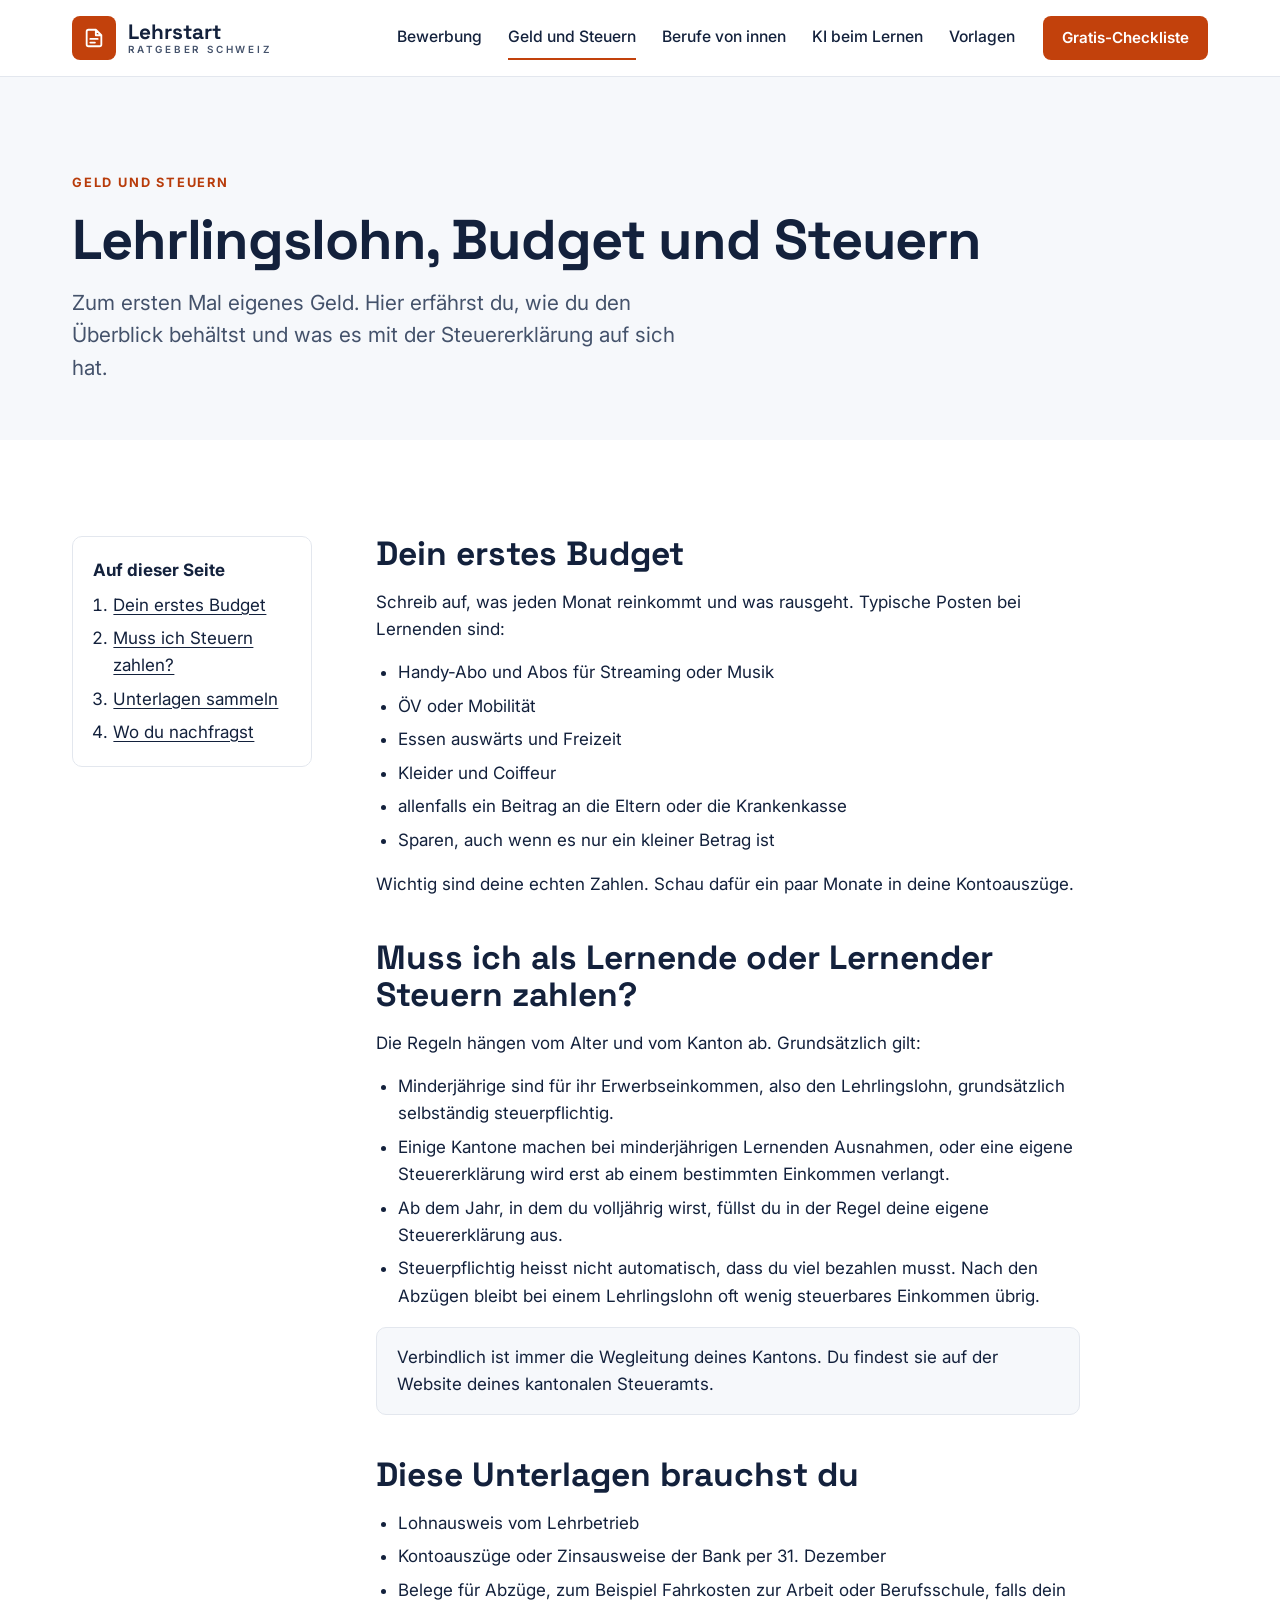
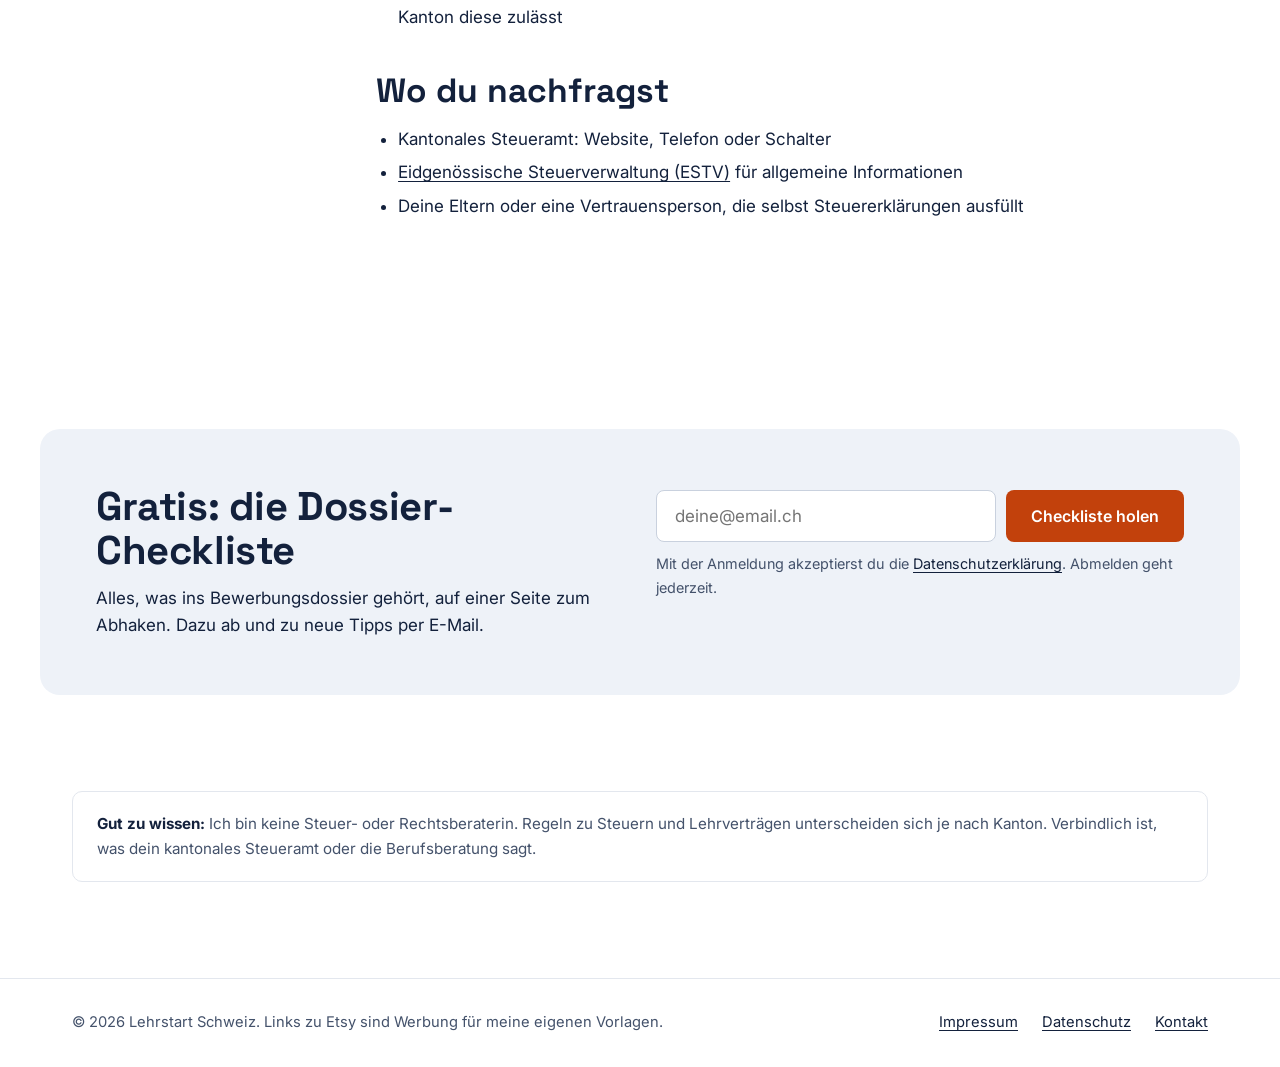
<file: geld-steuern.html>
<!doctype html>
<html lang="de-CH">
<head>
  <meta charset="utf-8">
  <meta name="viewport" content="width=device-width, initial-scale=1">
  <title>Geld und Steuern für Lernende | Lehrstart Schweiz</title>
  <meta name="description" content="Lehrlingslohn, Budget und erste Steuererklärung für Lernende in der Schweiz, einfach erklärt.">
  <meta name="theme-color" content="#13213C">
  <link rel="icon" href="assets/favicon.svg" type="image/svg+xml">
  <link rel="preconnect" href="https://fonts.googleapis.com">
  <link rel="preconnect" href="https://fonts.gstatic.com" crossorigin>
  <link rel="stylesheet" href="https://fonts.googleapis.com/css2?family=Inter:wght@400;500;600&family=Space+Grotesk:wght@500;700&display=swap">
  <link rel="stylesheet" href="css/variables.css">
  <link rel="stylesheet" href="css/base.css">
  <link rel="stylesheet" href="css/components.css">
  <link rel="stylesheet" href="css/theme.css">
  <script src="js/main.js" defer></script>
</head>
<body>
  <a class="skip-link" href="#inhalt">Zum Inhalt springen</a>
  <div class="page">
    <header class="site-header">
      <div class="container site-header__inner">
        <a class="logo" href="index.html" aria-label="Lehrstart Schweiz, zur Startseite">
          <span class="logo__mark" aria-hidden="true"><svg width="22" height="22" viewBox="0 0 24 24" fill="none" stroke="currentColor" stroke-width="2" stroke-linecap="round" stroke-linejoin="round"><path d="M14 3H6a2 2 0 0 0-2 2v14a2 2 0 0 0 2 2h12a2 2 0 0 0 2-2V9l-6-6zM14 3v6h6M8 13h8M8 17h5"/></svg></span>
          <span class="logo__text"><span class="logo__name">Lehrstart</span><span class="logo__sub">Ratgeber Schweiz</span></span>
        </a>
        <button class="nav-toggle js-nav-toggle" type="button" aria-expanded="false" aria-controls="hauptnavigation">
          <span class="nav-toggle__bar" aria-hidden="true"></span>
          <span class="visually-hidden">Menü</span>
        </button>
        <nav class="site-nav" id="hauptnavigation" aria-label="Hauptnavigation">
          <ul class="site-nav__list">
          <li><a href="bewerbung.html">Bewerbung</a></li>
          <li><a href="geld-steuern.html" aria-current="page">Geld und Steuern</a></li>
          <li><a href="berufe.html">Berufe von innen</a></li>
          <li><a href="ki-lernen.html">KI beim Lernen</a></li>
          <li><a href="vorlagen.html">Vorlagen</a></li>
          </ul>
          <a class="btn btn--primary btn--small site-nav__cta" href="#gratis">Gratis-Checkliste</a>
        </nav>
      </div>
    </header>

    <main id="inhalt">

<section class="page-hero">
  <div class="container">
    <p class="eyebrow">Geld und Steuern</p>
    <h1 class="h1">Lehrlingslohn, Budget und Steuern</h1>
    <p class="lead">Zum ersten Mal eigenes Geld. Hier erfährst du, wie du den Überblick behältst und was es mit der Steuererklärung auf sich hat.</p>
  </div>
</section>
<div class="container content-grid">
  <nav class="toc" aria-label="Inhalt dieser Seite">
    <p class="toc__title">Auf dieser Seite</p>
    <ol>
      <li><a href="#budget">Dein erstes Budget</a></li>
      <li><a href="#steuern">Muss ich Steuern zahlen?</a></li>
      <li><a href="#unterlagen">Unterlagen sammeln</a></li>
      <li><a href="#hilfe">Wo du nachfragst</a></li>
    </ol>
  </nav>
  <article class="prose">
    <h2 id="budget">Dein erstes Budget</h2>
    <p>Schreib auf, was jeden Monat reinkommt und was rausgeht. Typische Posten bei Lernenden sind:</p>
    <ul>
      <li>Handy-Abo und Abos für Streaming oder Musik</li>
      <li>ÖV oder Mobilität</li>
      <li>Essen auswärts und Freizeit</li>
      <li>Kleider und Coiffeur</li>
      <li>allenfalls ein Beitrag an die Eltern oder die Krankenkasse</li>
      <li>Sparen, auch wenn es nur ein kleiner Betrag ist</li>
    </ul>
    <p>Wichtig sind deine echten Zahlen. Schau dafür ein paar Monate in deine Kontoauszüge.</p>

    <h2 id="steuern">Muss ich als Lernende oder Lernender Steuern zahlen?</h2>
    <p>Die Regeln hängen vom Alter und vom Kanton ab. Grundsätzlich gilt:</p>
    <ul>
      <li>Minderjährige sind für ihr Erwerbseinkommen, also den Lehrlingslohn, grundsätzlich selbständig steuerpflichtig.</li>
      <li>Einige Kantone machen bei minderjährigen Lernenden Ausnahmen, oder eine eigene Steuererklärung wird erst ab einem bestimmten Einkommen verlangt.</li>
      <li>Ab dem Jahr, in dem du volljährig wirst, füllst du in der Regel deine eigene Steuererklärung aus.</li>
      <li>Steuerpflichtig heisst nicht automatisch, dass du viel bezahlen musst. Nach den Abzügen bleibt bei einem Lehrlingslohn oft wenig steuerbares Einkommen übrig.</li>
    </ul>
    <p class="callout">Verbindlich ist immer die Wegleitung deines Kantons. Du findest sie auf der Website deines kantonalen Steueramts.</p>

    <h2 id="unterlagen">Diese Unterlagen brauchst du</h2>
    <ul>
      <li>Lohnausweis vom Lehrbetrieb</li>
      <li>Kontoauszüge oder Zinsausweise der Bank per 31. Dezember</li>
      <li>Belege für Abzüge, zum Beispiel Fahrkosten zur Arbeit oder Berufsschule, falls dein Kanton diese zulässt</li>
    </ul>

    <h2 id="hilfe">Wo du nachfragst</h2>
    <ul>
      <li>Kantonales Steueramt: Website, Telefon oder Schalter</li>
      <li><a href="https://www.estv.admin.ch" rel="noopener">Eidgenössische Steuerverwaltung (ESTV)</a> für allgemeine Informationen</li>
      <li>Deine Eltern oder eine Vertrauensperson, die selbst Steuererklärungen ausfüllt</li>
    </ul>
  </article>
</div>
<section class="section newsletter" id="gratis" aria-labelledby="nl-titel-geld">
  <div class="container newsletter__inner">
    <div class="newsletter__text">
      <h2 id="nl-titel-geld" class="h2">Gratis: die Dossier-Checkliste</h2>
      <p>Alles, was ins Bewerbungsdossier gehört, auf einer Seite zum Abhaken. Dazu ab und zu neue Tipps per E-Mail.</p>
    </div>
    <form class="newsletter__form js-newsletter" novalidate>
      <div class="newsletter__row">
        <label class="visually-hidden" for="mail-geld">E-Mail-Adresse</label>
        <input id="mail-geld" name="email" type="email" autocomplete="email" placeholder="deine@email.ch" required>
        <button class="btn btn--primary" type="submit">Checkliste holen</button>
      </div>
      <p class="newsletter__hint">Mit der Anmeldung akzeptierst du die <a href="datenschutz.html">Datenschutzerklärung</a>. Abmelden geht jederzeit.</p>
      <p class="newsletter__status" role="status" aria-live="polite"></p>
    </form>
  </div>
</section>
<aside class="notice container" aria-label="Hinweis">
  <p><strong>Gut zu wissen:</strong> Ich bin keine Steuer- oder Rechtsberaterin. Regeln zu Steuern und Lehrverträgen unterscheiden sich je nach Kanton. Verbindlich ist, was dein kantonales Steueramt oder die Berufsberatung sagt.</p>
</aside>

    </main>

    <footer class="site-footer">
      <div class="container site-footer__inner">
        <p>&copy; <span class="js-year">2026</span> Lehrstart Schweiz. Links zu Etsy sind Werbung für meine eigenen Vorlagen.</p>
        <ul class="site-footer__links">
          <li><a href="impressum.html">Impressum</a></li>
          <li><a href="datenschutz.html">Datenschutz</a></li>
          <li><a href="mailto:[deine@email.ch]">Kontakt</a></li>
        </ul>
      </div>
    </footer>
  </div>
</body>
</html>
</file>
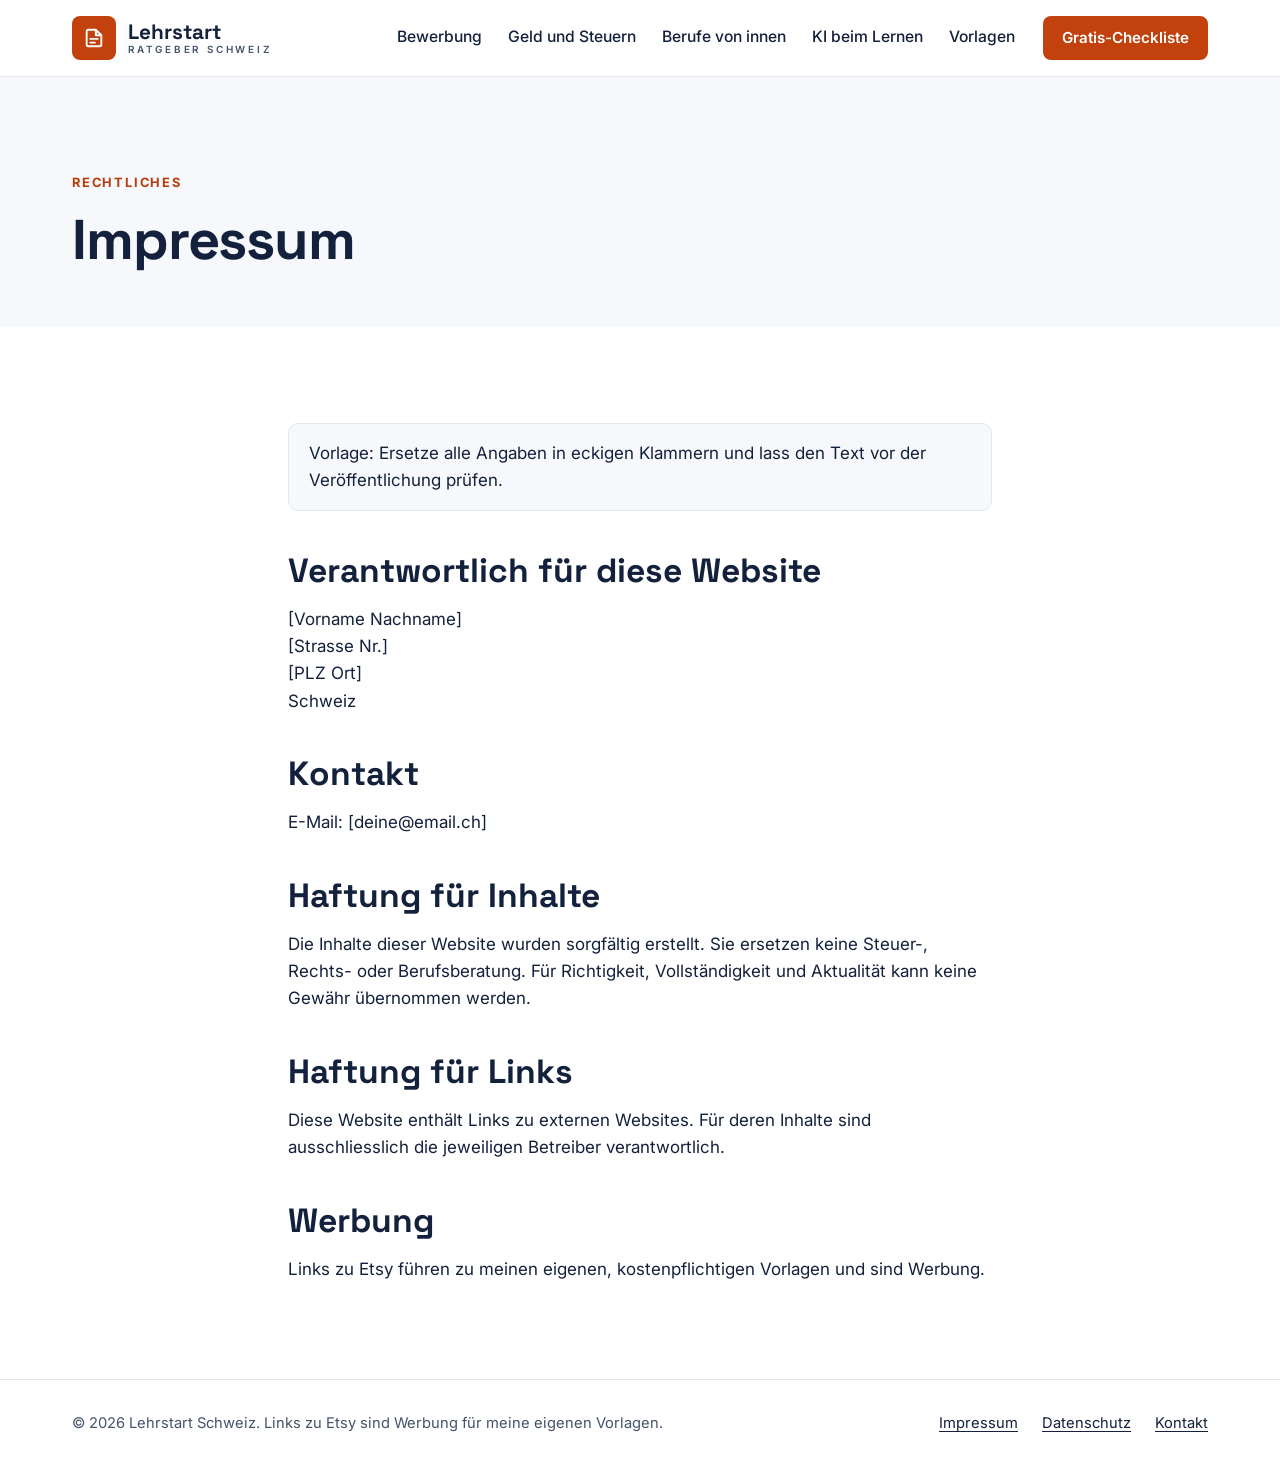
<file: impressum.html>
<!doctype html>
<html lang="de-CH">
<head>
  <meta charset="utf-8">
  <meta name="viewport" content="width=device-width, initial-scale=1">
  <title>Impressum | Lehrstart Schweiz</title>
  <meta name="description" content="Impressum von Lehrstart Schweiz.">
  <meta name="theme-color" content="#13213C">
  <link rel="icon" href="assets/favicon.svg" type="image/svg+xml">
  <link rel="preconnect" href="https://fonts.googleapis.com">
  <link rel="preconnect" href="https://fonts.gstatic.com" crossorigin>
  <link rel="stylesheet" href="https://fonts.googleapis.com/css2?family=Inter:wght@400;500;600&family=Space+Grotesk:wght@500;700&display=swap">
  <link rel="stylesheet" href="css/variables.css">
  <link rel="stylesheet" href="css/base.css">
  <link rel="stylesheet" href="css/components.css">
  <link rel="stylesheet" href="css/theme.css">
  <script src="js/main.js" defer></script>
</head>
<body>
  <a class="skip-link" href="#inhalt">Zum Inhalt springen</a>
  <div class="page">
    <header class="site-header">
      <div class="container site-header__inner">
        <a class="logo" href="index.html" aria-label="Lehrstart Schweiz, zur Startseite">
          <span class="logo__mark" aria-hidden="true"><svg width="22" height="22" viewBox="0 0 24 24" fill="none" stroke="currentColor" stroke-width="2" stroke-linecap="round" stroke-linejoin="round"><path d="M14 3H6a2 2 0 0 0-2 2v14a2 2 0 0 0 2 2h12a2 2 0 0 0 2-2V9l-6-6zM14 3v6h6M8 13h8M8 17h5"/></svg></span>
          <span class="logo__text"><span class="logo__name">Lehrstart</span><span class="logo__sub">Ratgeber Schweiz</span></span>
        </a>
        <button class="nav-toggle js-nav-toggle" type="button" aria-expanded="false" aria-controls="hauptnavigation">
          <span class="nav-toggle__bar" aria-hidden="true"></span>
          <span class="visually-hidden">Menü</span>
        </button>
        <nav class="site-nav" id="hauptnavigation" aria-label="Hauptnavigation">
          <ul class="site-nav__list">
          <li><a href="bewerbung.html">Bewerbung</a></li>
          <li><a href="geld-steuern.html">Geld und Steuern</a></li>
          <li><a href="berufe.html">Berufe von innen</a></li>
          <li><a href="ki-lernen.html">KI beim Lernen</a></li>
          <li><a href="vorlagen.html">Vorlagen</a></li>
          </ul>
          <a class="btn btn--primary btn--small site-nav__cta" href="#gratis">Gratis-Checkliste</a>
        </nav>
      </div>
    </header>

    <main id="inhalt">

<section class="page-hero">
  <div class="container">
    <p class="eyebrow">Rechtliches</p>
    <h1 class="h1">Impressum</h1>
    <p class="lead"></p>
  </div>
</section>
<div class="container">
  <article class="prose prose--narrow">
    <p class="callout">Vorlage: Ersetze alle Angaben in eckigen Klammern und lass den Text vor der Veröffentlichung prüfen.</p>
    <h2>Verantwortlich für diese Website</h2>
    <p>[Vorname Nachname]<br>[Strasse Nr.]<br>[PLZ Ort]<br>Schweiz</p>
    <h2>Kontakt</h2>
    <p>E-Mail: [deine@email.ch]</p>
    <h2>Haftung für Inhalte</h2>
    <p>Die Inhalte dieser Website wurden sorgfältig erstellt. Sie ersetzen keine Steuer-, Rechts- oder Berufsberatung. Für Richtigkeit, Vollständigkeit und Aktualität kann keine Gewähr übernommen werden.</p>
    <h2>Haftung für Links</h2>
    <p>Diese Website enthält Links zu externen Websites. Für deren Inhalte sind ausschliesslich die jeweiligen Betreiber verantwortlich.</p>
    <h2>Werbung</h2>
    <p>Links zu Etsy führen zu meinen eigenen, kostenpflichtigen Vorlagen und sind Werbung.</p>
  </article>
</div>

    </main>

    <footer class="site-footer">
      <div class="container site-footer__inner">
        <p>&copy; <span class="js-year">2026</span> Lehrstart Schweiz. Links zu Etsy sind Werbung für meine eigenen Vorlagen.</p>
        <ul class="site-footer__links">
          <li><a href="impressum.html">Impressum</a></li>
          <li><a href="datenschutz.html">Datenschutz</a></li>
          <li><a href="mailto:[deine@email.ch]">Kontakt</a></li>
        </ul>
      </div>
    </footer>
  </div>
</body>
</html>
</file>
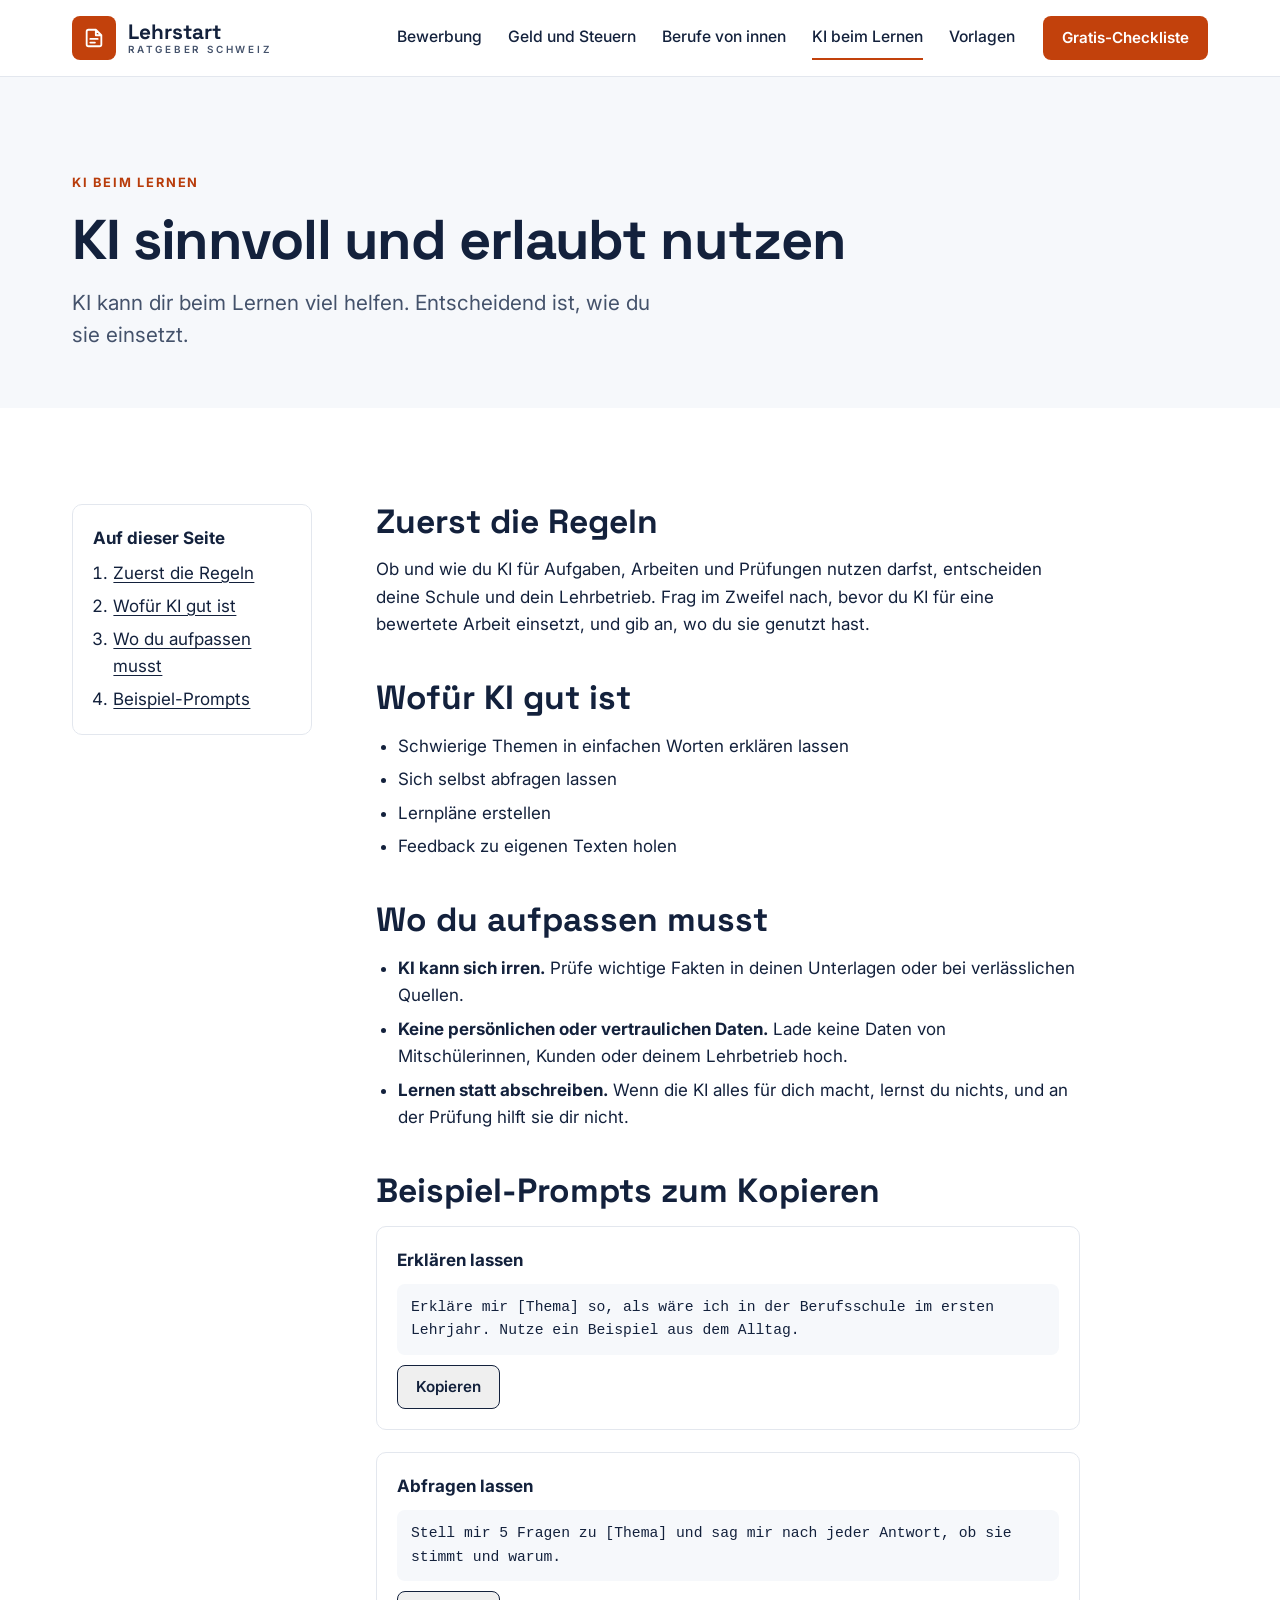
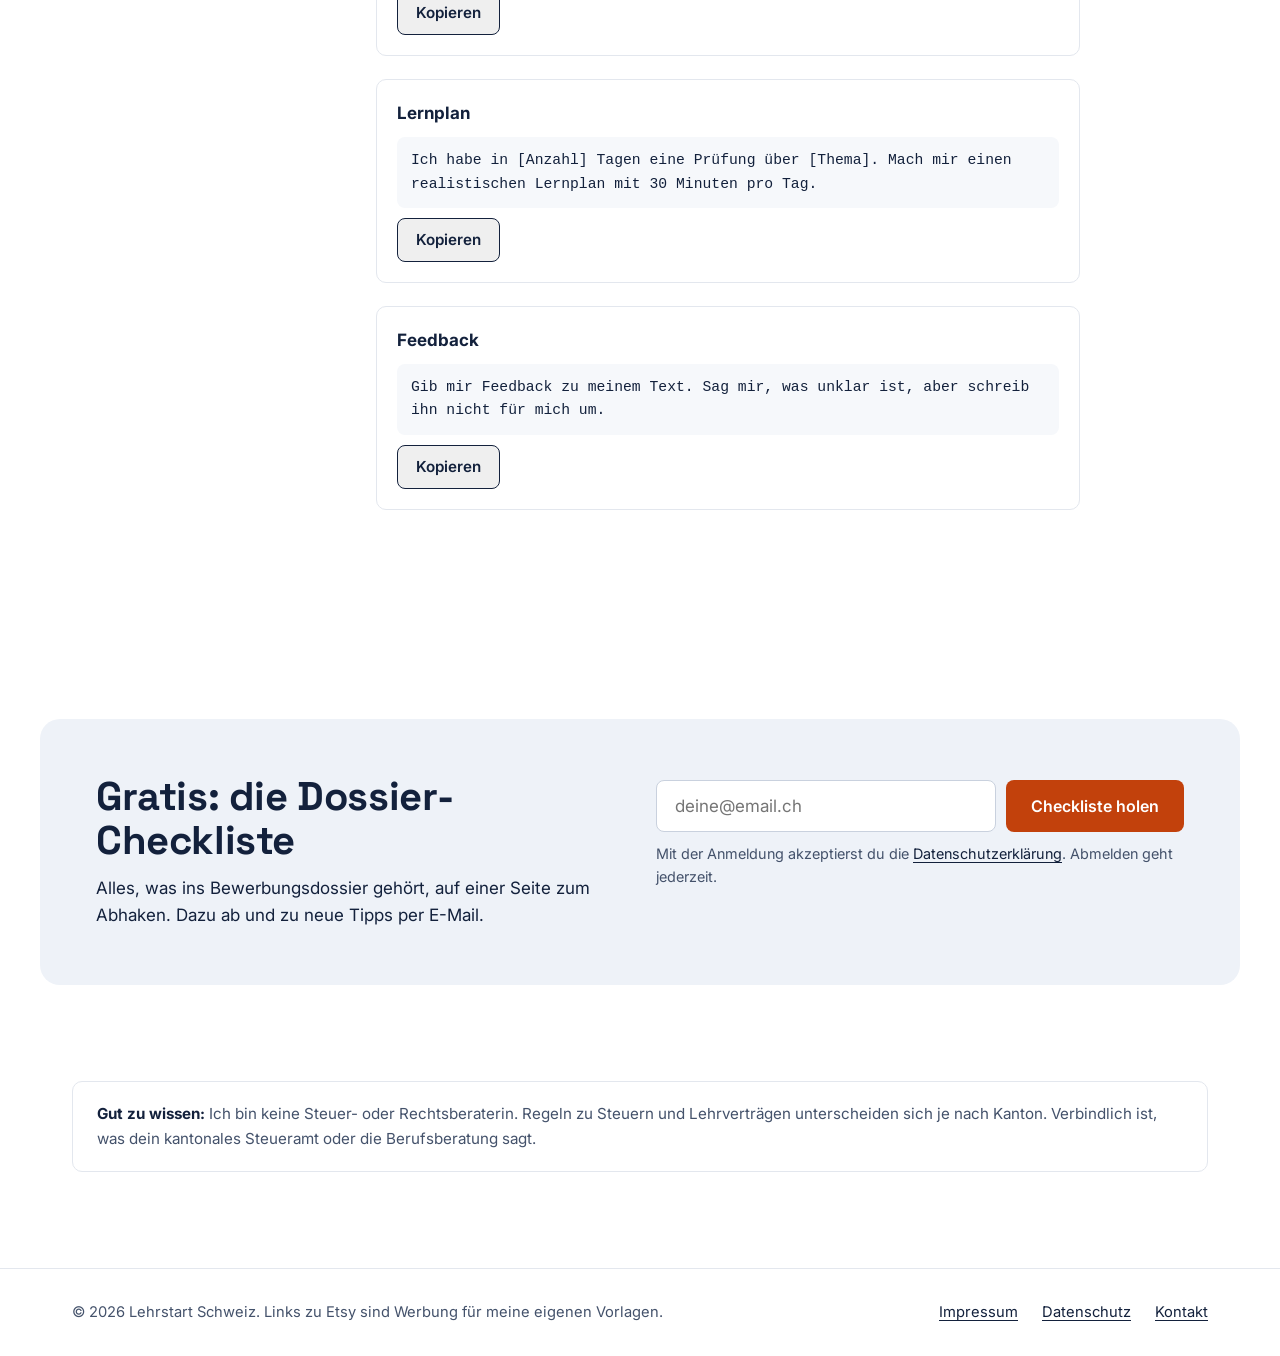
<file: ki-lernen.html>
<!doctype html>
<html lang="de-CH">
<head>
  <meta charset="utf-8">
  <meta name="viewport" content="width=device-width, initial-scale=1">
  <title>KI beim Lernen | Lehrstart Schweiz</title>
  <meta name="description" content="Wie Lernende KI sinnvoll und erlaubt fürs Lernen nutzen, mit Beispiel-Prompts.">
  <meta name="theme-color" content="#13213C">
  <link rel="icon" href="assets/favicon.svg" type="image/svg+xml">
  <link rel="preconnect" href="https://fonts.googleapis.com">
  <link rel="preconnect" href="https://fonts.gstatic.com" crossorigin>
  <link rel="stylesheet" href="https://fonts.googleapis.com/css2?family=Inter:wght@400;500;600&family=Space+Grotesk:wght@500;700&display=swap">
  <link rel="stylesheet" href="css/variables.css">
  <link rel="stylesheet" href="css/base.css">
  <link rel="stylesheet" href="css/components.css">
  <link rel="stylesheet" href="css/theme.css">
  <script src="js/main.js" defer></script>
</head>
<body>
  <a class="skip-link" href="#inhalt">Zum Inhalt springen</a>
  <div class="page">
    <header class="site-header">
      <div class="container site-header__inner">
        <a class="logo" href="index.html" aria-label="Lehrstart Schweiz, zur Startseite">
          <span class="logo__mark" aria-hidden="true"><svg width="22" height="22" viewBox="0 0 24 24" fill="none" stroke="currentColor" stroke-width="2" stroke-linecap="round" stroke-linejoin="round"><path d="M14 3H6a2 2 0 0 0-2 2v14a2 2 0 0 0 2 2h12a2 2 0 0 0 2-2V9l-6-6zM14 3v6h6M8 13h8M8 17h5"/></svg></span>
          <span class="logo__text"><span class="logo__name">Lehrstart</span><span class="logo__sub">Ratgeber Schweiz</span></span>
        </a>
        <button class="nav-toggle js-nav-toggle" type="button" aria-expanded="false" aria-controls="hauptnavigation">
          <span class="nav-toggle__bar" aria-hidden="true"></span>
          <span class="visually-hidden">Menü</span>
        </button>
        <nav class="site-nav" id="hauptnavigation" aria-label="Hauptnavigation">
          <ul class="site-nav__list">
          <li><a href="bewerbung.html">Bewerbung</a></li>
          <li><a href="geld-steuern.html">Geld und Steuern</a></li>
          <li><a href="berufe.html">Berufe von innen</a></li>
          <li><a href="ki-lernen.html" aria-current="page">KI beim Lernen</a></li>
          <li><a href="vorlagen.html">Vorlagen</a></li>
          </ul>
          <a class="btn btn--primary btn--small site-nav__cta" href="#gratis">Gratis-Checkliste</a>
        </nav>
      </div>
    </header>

    <main id="inhalt">

<section class="page-hero">
  <div class="container">
    <p class="eyebrow">KI beim Lernen</p>
    <h1 class="h1">KI sinnvoll und erlaubt nutzen</h1>
    <p class="lead">KI kann dir beim Lernen viel helfen. Entscheidend ist, wie du sie einsetzt.</p>
  </div>
</section>
<div class="container content-grid">
  <nav class="toc" aria-label="Inhalt dieser Seite">
    <p class="toc__title">Auf dieser Seite</p>
    <ol>
      <li><a href="#regeln">Zuerst die Regeln</a></li>
      <li><a href="#gut">Wofür KI gut ist</a></li>
      <li><a href="#vorsicht">Wo du aufpassen musst</a></li>
      <li><a href="#prompts">Beispiel-Prompts</a></li>
    </ol>
  </nav>
  <article class="prose">
    <h2 id="regeln">Zuerst die Regeln</h2>
    <p>Ob und wie du KI für Aufgaben, Arbeiten und Prüfungen nutzen darfst, entscheiden deine Schule und dein Lehrbetrieb. Frag im Zweifel nach, bevor du KI für eine bewertete Arbeit einsetzt, und gib an, wo du sie genutzt hast.</p>

    <h2 id="gut">Wofür KI gut ist</h2>
    <ul>
      <li>Schwierige Themen in einfachen Worten erklären lassen</li>
      <li>Sich selbst abfragen lassen</li>
      <li>Lernpläne erstellen</li>
      <li>Feedback zu eigenen Texten holen</li>
    </ul>

    <h2 id="vorsicht">Wo du aufpassen musst</h2>
    <ul>
      <li><strong>KI kann sich irren.</strong> Prüfe wichtige Fakten in deinen Unterlagen oder bei verlässlichen Quellen.</li>
      <li><strong>Keine persönlichen oder vertraulichen Daten.</strong> Lade keine Daten von Mitschülerinnen, Kunden oder deinem Lehrbetrieb hoch.</li>
      <li><strong>Lernen statt abschreiben.</strong> Wenn die KI alles für dich macht, lernst du nichts, und an der Prüfung hilft sie dir nicht.</li>
    </ul>

    <h2 id="prompts">Beispiel-Prompts zum Kopieren</h2>
    <ul class="prompts"><li class="prompt"><p class="prompt__title">Erklären lassen</p><pre class="prompt__text"><code>Erkläre mir [Thema] so, als wäre ich in der Berufsschule im ersten Lehrjahr. Nutze ein Beispiel aus dem Alltag.</code></pre><button class="btn btn--small js-copy" type="button">Kopieren</button></li><li class="prompt"><p class="prompt__title">Abfragen lassen</p><pre class="prompt__text"><code>Stell mir 5 Fragen zu [Thema] und sag mir nach jeder Antwort, ob sie stimmt und warum.</code></pre><button class="btn btn--small js-copy" type="button">Kopieren</button></li><li class="prompt"><p class="prompt__title">Lernplan</p><pre class="prompt__text"><code>Ich habe in [Anzahl] Tagen eine Prüfung über [Thema]. Mach mir einen realistischen Lernplan mit 30 Minuten pro Tag.</code></pre><button class="btn btn--small js-copy" type="button">Kopieren</button></li><li class="prompt"><p class="prompt__title">Feedback</p><pre class="prompt__text"><code>Gib mir Feedback zu meinem Text. Sag mir, was unklar ist, aber schreib ihn nicht für mich um.</code></pre><button class="btn btn--small js-copy" type="button">Kopieren</button></li></ul>
  </article>
</div>
<section class="section newsletter" id="gratis" aria-labelledby="nl-titel-ki">
  <div class="container newsletter__inner">
    <div class="newsletter__text">
      <h2 id="nl-titel-ki" class="h2">Gratis: die Dossier-Checkliste</h2>
      <p>Alles, was ins Bewerbungsdossier gehört, auf einer Seite zum Abhaken. Dazu ab und zu neue Tipps per E-Mail.</p>
    </div>
    <form class="newsletter__form js-newsletter" novalidate>
      <div class="newsletter__row">
        <label class="visually-hidden" for="mail-ki">E-Mail-Adresse</label>
        <input id="mail-ki" name="email" type="email" autocomplete="email" placeholder="deine@email.ch" required>
        <button class="btn btn--primary" type="submit">Checkliste holen</button>
      </div>
      <p class="newsletter__hint">Mit der Anmeldung akzeptierst du die <a href="datenschutz.html">Datenschutzerklärung</a>. Abmelden geht jederzeit.</p>
      <p class="newsletter__status" role="status" aria-live="polite"></p>
    </form>
  </div>
</section>
<aside class="notice container" aria-label="Hinweis">
  <p><strong>Gut zu wissen:</strong> Ich bin keine Steuer- oder Rechtsberaterin. Regeln zu Steuern und Lehrverträgen unterscheiden sich je nach Kanton. Verbindlich ist, was dein kantonales Steueramt oder die Berufsberatung sagt.</p>
</aside>

    </main>

    <footer class="site-footer">
      <div class="container site-footer__inner">
        <p>&copy; <span class="js-year">2026</span> Lehrstart Schweiz. Links zu Etsy sind Werbung für meine eigenen Vorlagen.</p>
        <ul class="site-footer__links">
          <li><a href="impressum.html">Impressum</a></li>
          <li><a href="datenschutz.html">Datenschutz</a></li>
          <li><a href="mailto:[deine@email.ch]">Kontakt</a></li>
        </ul>
      </div>
    </footer>
  </div>
</body>
</html>
</file>
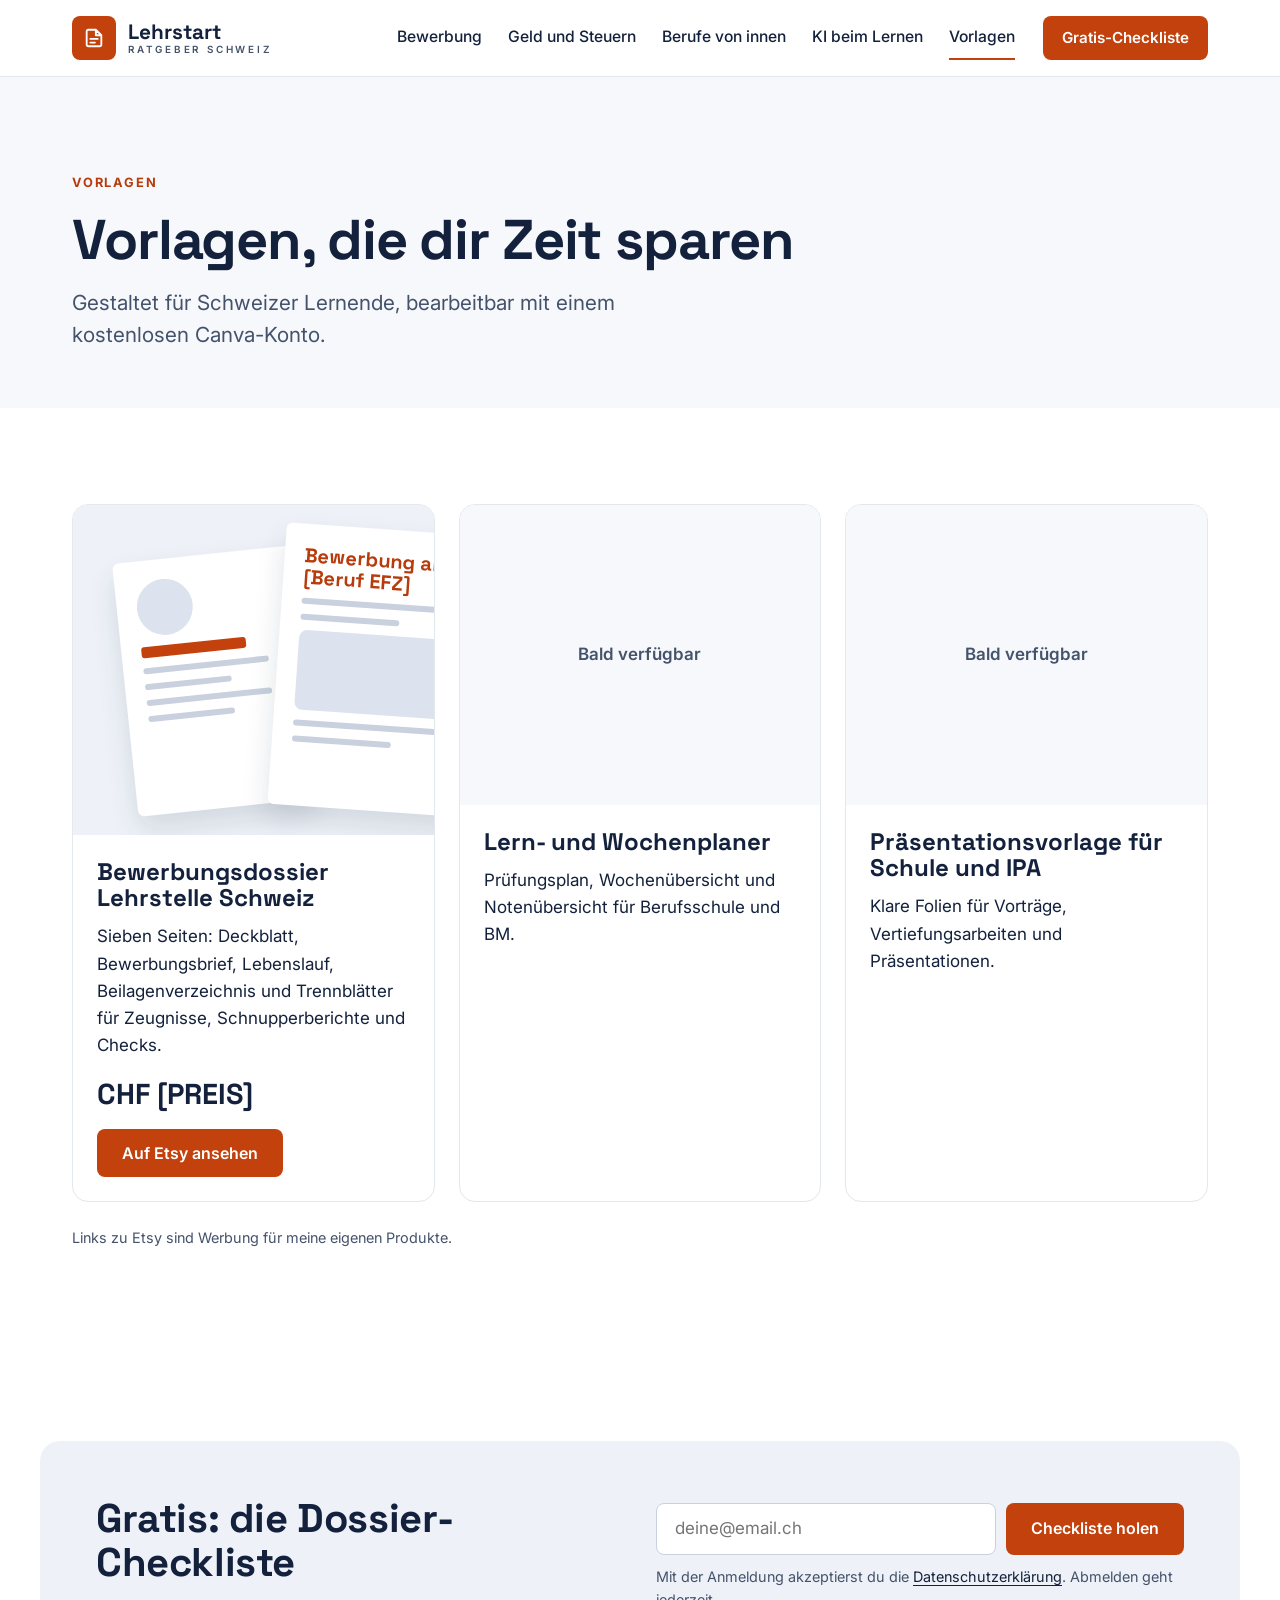
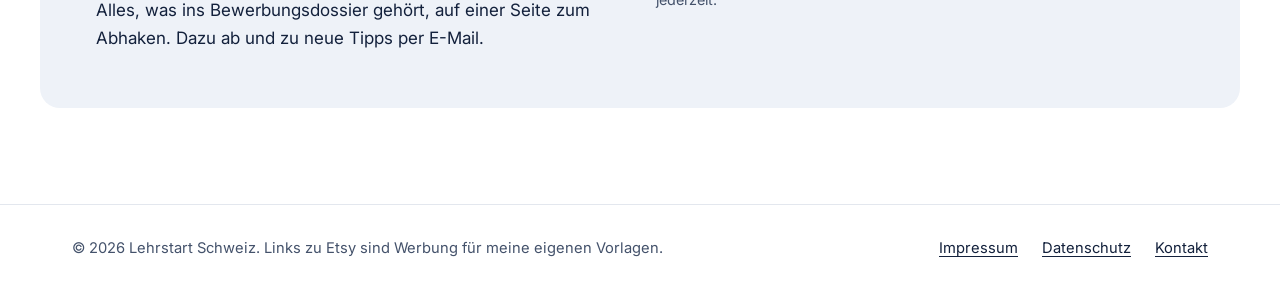
<file: vorlagen.html>
<!doctype html>
<html lang="de-CH">
<head>
  <meta charset="utf-8">
  <meta name="viewport" content="width=device-width, initial-scale=1">
  <title>Vorlagen | Lehrstart Schweiz</title>
  <meta name="description" content="Canva-Vorlagen für Lernende in der Schweiz: Bewerbungsdossier für die Lehrstelle.">
  <meta name="theme-color" content="#13213C">
  <link rel="icon" href="assets/favicon.svg" type="image/svg+xml">
  <link rel="preconnect" href="https://fonts.googleapis.com">
  <link rel="preconnect" href="https://fonts.gstatic.com" crossorigin>
  <link rel="stylesheet" href="https://fonts.googleapis.com/css2?family=Inter:wght@400;500;600&family=Space+Grotesk:wght@500;700&display=swap">
  <link rel="stylesheet" href="css/variables.css">
  <link rel="stylesheet" href="css/base.css">
  <link rel="stylesheet" href="css/components.css">
  <link rel="stylesheet" href="css/theme.css">
  <script src="js/main.js" defer></script>
</head>
<body>
  <a class="skip-link" href="#inhalt">Zum Inhalt springen</a>
  <div class="page">
    <header class="site-header">
      <div class="container site-header__inner">
        <a class="logo" href="index.html" aria-label="Lehrstart Schweiz, zur Startseite">
          <span class="logo__mark" aria-hidden="true"><svg width="22" height="22" viewBox="0 0 24 24" fill="none" stroke="currentColor" stroke-width="2" stroke-linecap="round" stroke-linejoin="round"><path d="M14 3H6a2 2 0 0 0-2 2v14a2 2 0 0 0 2 2h12a2 2 0 0 0 2-2V9l-6-6zM14 3v6h6M8 13h8M8 17h5"/></svg></span>
          <span class="logo__text"><span class="logo__name">Lehrstart</span><span class="logo__sub">Ratgeber Schweiz</span></span>
        </a>
        <button class="nav-toggle js-nav-toggle" type="button" aria-expanded="false" aria-controls="hauptnavigation">
          <span class="nav-toggle__bar" aria-hidden="true"></span>
          <span class="visually-hidden">Menü</span>
        </button>
        <nav class="site-nav" id="hauptnavigation" aria-label="Hauptnavigation">
          <ul class="site-nav__list">
          <li><a href="bewerbung.html">Bewerbung</a></li>
          <li><a href="geld-steuern.html">Geld und Steuern</a></li>
          <li><a href="berufe.html">Berufe von innen</a></li>
          <li><a href="ki-lernen.html">KI beim Lernen</a></li>
          <li><a href="vorlagen.html" aria-current="page">Vorlagen</a></li>
          </ul>
          <a class="btn btn--primary btn--small site-nav__cta" href="#gratis">Gratis-Checkliste</a>
        </nav>
      </div>
    </header>

    <main id="inhalt">

<section class="page-hero">
  <div class="container">
    <p class="eyebrow">Vorlagen</p>
    <h1 class="h1">Vorlagen, die dir Zeit sparen</h1>
    <p class="lead">Gestaltet für Schweizer Lernende, bearbeitbar mit einem kostenlosen Canva-Konto.</p>
  </div>
</section>
<section class="section">
  <div class="container">
    <ul class="products">
      <li class="product">
        <div class="product__media"><div class="docs" aria-hidden="true">
  <div class="doc doc--back"><span class="doc__avatar"></span><span class="doc__line doc__line--title"></span><span class="doc__line"></span><span class="doc__line doc__line--short"></span><span class="doc__line"></span><span class="doc__line doc__line--short"></span></div>
  <div class="doc doc--front"><span class="doc__heading">Bewerbung als [Beruf EFZ]</span><span class="doc__line"></span><span class="doc__line doc__line--short"></span><span class="doc__block"></span><span class="doc__line"></span><span class="doc__line doc__line--short"></span></div>
  <span class="sticker">7 Seiten<br>Canva</span>
</div></div>
        <div class="product__body">
          <h2 class="h3">Bewerbungsdossier Lehrstelle Schweiz</h2>
          <p>Sieben Seiten: Deckblatt, Bewerbungsbrief, Lebenslauf, Beilagenverzeichnis und Trennblätter für Zeugnisse, Schnupperberichte und Checks.</p>
          <p class="price">CHF [PREIS]</p>
          <a class="btn btn--primary" href="[ETSY-LINK]" rel="noopener">Auf Etsy ansehen</a>
        </div>
      </li>
      <li class="product product--soon">
        <div class="product__media product__media--soon"><span>Bald verfügbar</span></div>
        <div class="product__body">
          <h2 class="h3">Lern- und Wochenplaner</h2>
          <p>Prüfungsplan, Wochenübersicht und Notenübersicht für Berufsschule und BM.</p>
        </div>
      </li>
      <li class="product product--soon">
        <div class="product__media product__media--soon"><span>Bald verfügbar</span></div>
        <div class="product__body">
          <h2 class="h3">Präsentationsvorlage für Schule und IPA</h2>
          <p>Klare Folien für Vorträge, Vertiefungsarbeiten und Präsentationen.</p>
        </div>
      </li>
    </ul>
    <p class="small">Links zu Etsy sind Werbung für meine eigenen Produkte.</p>
  </div>
</section>
<section class="section newsletter" id="gratis" aria-labelledby="nl-titel-vorlagen">
  <div class="container newsletter__inner">
    <div class="newsletter__text">
      <h2 id="nl-titel-vorlagen" class="h2">Gratis: die Dossier-Checkliste</h2>
      <p>Alles, was ins Bewerbungsdossier gehört, auf einer Seite zum Abhaken. Dazu ab und zu neue Tipps per E-Mail.</p>
    </div>
    <form class="newsletter__form js-newsletter" novalidate>
      <div class="newsletter__row">
        <label class="visually-hidden" for="mail-vorlagen">E-Mail-Adresse</label>
        <input id="mail-vorlagen" name="email" type="email" autocomplete="email" placeholder="deine@email.ch" required>
        <button class="btn btn--primary" type="submit">Checkliste holen</button>
      </div>
      <p class="newsletter__hint">Mit der Anmeldung akzeptierst du die <a href="datenschutz.html">Datenschutzerklärung</a>. Abmelden geht jederzeit.</p>
      <p class="newsletter__status" role="status" aria-live="polite"></p>
    </form>
  </div>
</section>

    </main>

    <footer class="site-footer">
      <div class="container site-footer__inner">
        <p>&copy; <span class="js-year">2026</span> Lehrstart Schweiz. Links zu Etsy sind Werbung für meine eigenen Vorlagen.</p>
        <ul class="site-footer__links">
          <li><a href="impressum.html">Impressum</a></li>
          <li><a href="datenschutz.html">Datenschutz</a></li>
          <li><a href="mailto:[deine@email.ch]">Kontakt</a></li>
        </ul>
      </div>
    </footer>
  </div>
</body>
</html>
</file>
<file: css/variables.css>
/* ==========================================================================
   Design-Tokens: Klar und Vertrauensvoll
   ========================================================================== */
:root {
  /* Schriften */
  --font-display: "Space Grotesk", system-ui, sans-serif;
  --font-body: "Inter", system-ui, -apple-system, "Segoe UI", sans-serif;
  --font-label: var(--font-body);
  --weight-display: 700;
  --logo-font: var(--font-display);
  --logo-tracking: 0;
  --logo-transform: none;

  /* Farben */
  --color-bg: #FFFFFF;
  --color-surface-alt: #F6F8FB;
  --color-text: #13213C;
  --color-heading: #13213C;
  --color-muted: #44526B;
  --color-accent: #C2410C;
  --color-accent-dark: #9A3412;
  --color-accent-text: #B83C0B;
  --color-outline: #13213C;
  --color-link: #13213C;
  --color-link-hover: #B83C0B;
  --color-focus: #1D4ED8;
  --color-border: #E3E7EE;
  --color-header-bg: #FFFFFF;

  --color-tint-1: #EEF2F8;
  --color-tint-2: #EEF2F8;
  --color-tint-2-ink: #13213C;
  --color-tint-3: #EEF2F8;

  --color-visual-bg: #EEF2F8;
  --color-card-bg: #FFFFFF;
  --card-media-bg: #EEF2F8;
  --color-doc-soft: #DCE3EE;
  --color-doc-line: #C9D1DE;
  --color-photo-bg: #EEF2F8;
  --color-photo-text: #44526B;
  --color-promo-bg: #13213C;
  --color-promo-text: #D5DCE8;
  --color-promo-heading: #FFFFFF;
  --color-on-dark-muted: #B8C3D6;
  --color-newsletter-bg: #EEF2F8;
  --color-input-border: #C9D1DE;
  --color-page-hero-bg: #F6F8FB;
  --color-callout-bg: #F6F8FB;
  --color-error: #B42318;
  --color-success: #047857;

  /* Formen */
  --radius-sm: 10px;
  --radius-md: 16px;
  --radius-lg: 20px;
  --btn-radius: 8px;
  --logo-radius: 8px;
  --card-border: 1px solid #E3E7EE;
  --card-media-h: 120px;
  --card-arrow: none;
  --doc-shadow: 0 14px 28px rgba(19, 33, 60, 0.12);

  /* Abstände */
  --container: 1200px;
  --gutter: clamp(20px, 4vw, 32px);
  --section-space: clamp(64px, 9vw, 96px);
  --hero-gap: clamp(32px, 6vw, 64px);
  --hero-star: none;

  /* Schriftgrössen */
  --h1-max: 3.5rem;
  --h1-hero-max: 4rem;
  --h2-max: 2.5rem;
}
</file>
<file: css/base.css>
/* ==========================================================================
   Basis: Reset, Typografie, Layout-Hilfen
   ========================================================================== */

*,
*::before,
*::after { box-sizing: border-box; }

html { -webkit-text-size-adjust: 100%; scroll-behavior: smooth; scroll-padding-top: 96px; }

body {
  margin: 0;
  font-family: var(--font-body);
  font-size: 1.0625rem;
  line-height: 1.6;
  color: var(--color-text);
  background: var(--color-bg);
}

img, svg { display: block; max-width: 100%; }
button, input { font: inherit; color: inherit; }
a { color: var(--color-link); text-underline-offset: 0.18em; }
a:hover { color: var(--color-link-hover); }
:focus-visible { outline: 3px solid var(--color-focus); outline-offset: 3px; border-radius: 4px; }

h1, h2, h3 { margin: 0; font-family: var(--font-display); font-weight: var(--weight-display); line-height: 1.1; color: var(--color-heading); }
p { margin: 0; }

.container { width: 100%; max-width: var(--container); margin-inline: auto; padding-inline: var(--gutter); }

.visually-hidden {
  position: absolute !important; width: 1px; height: 1px; padding: 0; margin: -1px;
  overflow: hidden; clip: rect(0 0 0 0); white-space: nowrap; border: 0;
}

.skip-link {
  position: absolute; left: 16px; top: -60px; z-index: 100;
  padding: 12px 18px; background: var(--color-text); color: #fff; border-radius: 8px;
}
.skip-link:focus { top: 16px; color: #fff; }

/* Typografie-Stufen */
.h1 { font-size: clamp(2.5rem, 6vw, var(--h1-max)); letter-spacing: -0.02em; }
.h1--hero { font-size: clamp(2.75rem, 7vw, var(--h1-hero-max)); }
.h2 { font-size: clamp(2rem, 4vw, var(--h2-max)); letter-spacing: -0.01em; }
.h3 { font-size: 1.5rem; }
.lead { font-size: clamp(1.125rem, 2vw, 1.3rem); line-height: 1.55; color: var(--color-muted); max-width: 38rem; }
.small { font-size: 0.9rem; color: var(--color-muted); }

.eyebrow {
  font-family: var(--font-label);
  font-size: 0.8rem; font-weight: 700; letter-spacing: 0.14em; text-transform: uppercase;
  color: var(--color-accent-text);
}
.eyebrow--muted { color: var(--color-on-dark-muted, var(--color-muted)); }

/* Abschnitte */
.section { padding-block: var(--section-space); }
.section--alt { background: var(--color-surface-alt); }
.section__head { display: flex; flex-wrap: wrap; align-items: center; justify-content: space-between; gap: 16px; margin-bottom: 32px; }

.split { display: grid; grid-template-columns: repeat(auto-fit, minmax(min(100%, 320px), 1fr)); gap: clamp(32px, 5vw, 64px); align-items: center; }

@media (prefers-reduced-motion: reduce) {
  html { scroll-behavior: auto; }
  *, *::before, *::after { transition: none !important; animation: none !important; }
}
</file>
<file: css/components.css>
/* ==========================================================================
   Komponenten
   ========================================================================== */

/* ---------- Kopfzeile und Navigation ---------- */
.site-header { position: sticky; top: 0; z-index: 50; background: var(--color-header-bg); border-bottom: 1px solid var(--color-border); }
.site-header__inner { display: flex; align-items: center; justify-content: space-between; gap: 20px; min-height: 76px; }

.logo { display: flex; align-items: center; gap: 12px; text-decoration: none; color: var(--color-text); }
.logo:hover { color: var(--color-text); }
.logo__mark { width: 44px; height: 44px; border-radius: var(--logo-radius); background: var(--color-accent); color: #fff; display: grid; place-items: center; }
.logo__text { display: flex; flex-direction: column; line-height: 1.1; }
.logo__name { font-family: var(--logo-font); font-weight: 700; font-size: 1.3rem; letter-spacing: var(--logo-tracking); text-transform: var(--logo-transform); }
.logo__sub { font-size: 0.62rem; font-weight: 600; letter-spacing: 0.28em; text-transform: uppercase; color: var(--color-muted); }

.site-nav { display: flex; align-items: center; gap: 28px; }
.site-nav__list { display: flex; gap: 26px; margin: 0; padding: 0; list-style: none; }
.site-nav__list a { display: inline-block; padding: 8px 0; text-decoration: none; font-weight: 500; font-size: 0.98rem; color: var(--color-text); border-bottom: 2px solid transparent; }
.site-nav__list a:hover { color: var(--color-accent-text); }
.site-nav__list a[aria-current="page"] { border-bottom-color: var(--color-accent); }

.nav-toggle { display: none; width: 44px; height: 44px; border: 1.5px solid var(--color-text); border-radius: var(--btn-radius); background: transparent; cursor: pointer; place-items: center; }
.nav-toggle__bar, .nav-toggle__bar::before, .nav-toggle__bar::after { display: block; width: 18px; height: 2px; background: var(--color-text); position: relative; transition: transform 0.2s; }
.nav-toggle__bar::before, .nav-toggle__bar::after { content: ""; position: absolute; left: 0; }
.nav-toggle__bar::before { top: -6px; }
.nav-toggle__bar::after { top: 6px; }
.nav-toggle[aria-expanded="true"] .nav-toggle__bar { background: transparent; }
.nav-toggle[aria-expanded="true"] .nav-toggle__bar::before { transform: translateY(6px) rotate(45deg); }
.nav-toggle[aria-expanded="true"] .nav-toggle__bar::after { transform: translateY(-6px) rotate(-45deg); }

@media (max-width: 1040px) {
  .nav-toggle { display: grid; }
  .site-nav { display: none; position: absolute; left: 0; right: 0; top: 100%; flex-direction: column; align-items: stretch; gap: 16px; padding: 16px var(--gutter) 24px; background: var(--color-header-bg); border-bottom: 1px solid var(--color-border); }
  .site-nav.is-open { display: flex; }
  .site-nav__list { flex-direction: column; gap: 0; }
  .site-nav__list a { display: block; padding: 12px 0; border-bottom: 1px solid var(--color-border); }
  .site-nav__list a[aria-current="page"] { color: var(--color-accent-text); border-bottom-color: var(--color-border); }
}

/* ---------- Buttons ---------- */
.btn { display: inline-flex; align-items: center; justify-content: center; gap: 10px; min-height: 48px; padding: 12px 24px; border-radius: var(--btn-radius); font-weight: 600; font-size: 1rem; line-height: 1.2; text-decoration: none; cursor: pointer; border: 1.5px solid transparent; transition: background 0.2s, color 0.2s, border-color 0.2s; }
.btn--primary { background: var(--color-accent); color: #fff; }
.btn--primary:hover { background: var(--color-accent-dark); color: #fff; }
.btn--outline { border-color: var(--color-outline); color: var(--color-outline); background: transparent; }
.btn--outline:hover { background: var(--color-outline); color: #fff; }
.btn--small { min-height: 44px; padding: 8px 18px; font-size: 0.95rem; }
.btn-row { display: flex; flex-wrap: wrap; gap: 12px; }

.icon-btn { width: 44px; height: 44px; display: grid; place-items: center; border-radius: 50%; border: 1.5px solid var(--color-text); background: transparent; color: var(--color-text); cursor: pointer; }
.icon-btn:hover { background: var(--color-text); color: var(--color-bg); }
.carousel-controls { display: flex; gap: 10px; }

.star { width: 26px; height: 26px; fill: var(--color-accent); flex: none; }

/* ---------- Hero ---------- */
.hero { padding-block: clamp(32px, 6vw, 88px); }
.hero__grid { display: grid; grid-template-columns: repeat(auto-fit, minmax(min(100%, 380px), 1fr)); gap: var(--hero-gap); align-items: stretch; }
.hero__text { position: relative; display: flex; flex-direction: column; justify-content: center; gap: 22px; }
.hero__text > .star { display: var(--hero-star, none); position: absolute; top: 40px; right: 48px; width: 34px; height: 34px; }
.hero__visual { display: flex; align-items: center; justify-content: center; min-height: 380px; border-radius: var(--radius-lg); background: var(--color-visual-bg); overflow: hidden; padding: 32px; }

/* Dossier-Illustration */
.docs { position: relative; display: flex; align-items: flex-end; }
.doc { display: flex; flex-direction: column; gap: 10px; background: #fff; border-radius: 6px; padding: 20px; box-shadow: var(--doc-shadow); }
.doc--back { width: 180px; height: 254px; transform: rotate(-6deg) translateX(28px); }
.doc--front { width: 200px; height: 282px; transform: rotate(4deg); }
.doc__avatar { width: 56px; height: 56px; border-radius: 50%; background: var(--color-doc-soft); }
.doc__heading { font-family: var(--font-display); font-weight: var(--weight-display); font-size: 1.25rem; line-height: 1.1; color: var(--color-accent-text); }
.doc__line { height: 6px; width: 90%; border-radius: 3px; background: var(--color-doc-line); }
.doc__line--title { height: 11px; width: 75%; background: var(--color-accent); }
.doc__line--short { width: 62%; }
.doc__block { height: 80px; border-radius: 8px; background: var(--color-doc-soft); }
.sticker { position: absolute; right: -48px; top: -52px; width: 84px; height: 84px; border-radius: 50%; background: var(--color-accent); color: #fff; display: grid; place-items: center; text-align: center; font-weight: 700; font-size: 0.8rem; line-height: 1.15; transform: rotate(10deg); }

/* ---------- Karten ---------- */
.cards { display: grid; grid-template-columns: repeat(auto-fit, minmax(min(100%, 240px), 1fr)); gap: 18px; margin: 0; padding: 0; list-style: none; }
.card { position: relative; height: 100%; display: flex; flex-direction: column; overflow: hidden; text-decoration: none; color: var(--color-text); background: var(--color-card-bg); border: var(--card-border); border-radius: var(--radius-md); transition: transform 0.2s; }
.card:hover { color: var(--color-text); transform: translateY(-3px); }
.card__media { height: var(--card-media-h); display: grid; place-items: center; color: var(--color-accent-text); background: var(--card-media-bg); }
.card--rosa .card__media { background: var(--color-tint-1); }
.card--blau .card__media { background: var(--color-tint-2); color: var(--color-tint-2-ink); }
.card--pfirsich .card__media { background: var(--color-tint-3); }
.card__body { display: flex; flex-direction: column; gap: 6px; padding: 18px 20px 24px; flex: 1; }
.card__title { font-family: var(--font-display); font-weight: var(--weight-display); font-size: 1.4rem; line-height: 1.15; }
.card__meta { font-size: 0.9rem; font-weight: 600; color: var(--color-accent-text); }
.card__text { font-size: 0.98rem; color: var(--color-muted); }
.card__arrow { position: absolute; right: 18px; bottom: 20px; width: 32px; height: 32px; border-radius: 50%; background: var(--color-accent); color: #fff; display: var(--card-arrow, none); place-items: center; }

/* ---------- Schritte ---------- */
.steps { display: flex; flex-direction: column; gap: 14px; margin: 20px 0 28px; padding: 0; list-style: none; }
.step { display: grid; grid-template-columns: 34px 1fr; column-gap: 14px; row-gap: 2px; }
.step__nr { grid-row: span 2; width: 34px; height: 34px; border-radius: 50%; border: 1.5px solid var(--color-accent); color: var(--color-accent-text); font-weight: 700; display: grid; place-items: center; }
.step__title { font-weight: 700; }
.step__text { color: var(--color-muted); }

.photo-placeholder { min-height: 380px; display: grid; place-items: center; padding: 24px; text-align: center; border-radius: var(--radius-lg); background: var(--color-photo-bg); color: var(--color-photo-text); font-weight: 600; }

/* ---------- Promo ---------- */
.promo { background: var(--color-promo-bg); color: var(--color-promo-text); }
.promo .h2 { color: var(--color-promo-heading); }
.promo__inner { display: grid; grid-template-columns: repeat(auto-fit, minmax(min(100%, 320px), 1fr)); gap: clamp(32px, 6vw, 72px); align-items: center; }
.promo__visual { display: flex; justify-content: center; padding-block: 24px; }
.promo__text { display: flex; flex-direction: column; align-items: flex-start; gap: 18px; }
.price { font-family: var(--font-display); font-weight: var(--weight-display); font-size: 1.8rem; }

/* ---------- Newsletter ---------- */
.newsletter__inner { display: grid; grid-template-columns: repeat(auto-fit, minmax(min(100%, 340px), 1fr)); gap: 32px; align-items: center; padding: clamp(28px, 5vw, 56px); border-radius: var(--radius-lg); background: var(--color-newsletter-bg); }
.newsletter__text { display: flex; flex-direction: column; gap: 12px; }
.newsletter__form { display: flex; flex-direction: column; gap: 10px; }
.newsletter__row { display: flex; flex-wrap: wrap; gap: 10px; }
.newsletter__row input { flex: 1 1 220px; min-height: 52px; padding: 0 18px; border: 1.5px solid var(--color-input-border); border-radius: var(--btn-radius); background: #fff; }
.newsletter__hint { font-size: 0.9rem; color: var(--color-muted); }
.newsletter__status { font-weight: 600; min-height: 1.5em; }
.newsletter__status.is-error { color: var(--color-error); }
.newsletter__status.is-success { color: var(--color-success); }

/* ---------- Hinweis ---------- */
.notice { margin-bottom: var(--section-space); }
.notice p { padding: 20px 24px; border: 1px solid var(--color-border); border-radius: var(--radius-sm); font-size: 0.95rem; color: var(--color-muted); }
.notice strong { color: var(--color-text); }

/* ---------- Unterseiten ---------- */
.page-hero { padding-block: clamp(48px, 8vw, 96px) clamp(32px, 5vw, 56px); background: var(--color-page-hero-bg); }
.page-hero .container { display: flex; flex-direction: column; gap: 16px; }
.page-hero .lead:empty { display: none; }

.content-grid { display: grid; grid-template-columns: minmax(0, 240px) minmax(0, 1fr); gap: clamp(32px, 5vw, 72px); padding-block: var(--section-space); align-items: start; }
@media (max-width: 860px) { .content-grid { grid-template-columns: 1fr; } }

.toc { position: sticky; top: 100px; padding: 20px; border: 1px solid var(--color-border); border-radius: var(--radius-sm); }
@media (max-width: 860px) { .toc { position: static; } }
.toc__title { font-weight: 700; margin-bottom: 8px; }
.toc ol { margin: 0; padding-left: 1.2em; display: flex; flex-direction: column; gap: 6px; }

.prose { max-width: 44rem; }
.prose--narrow { margin-inline: auto; padding-block: var(--section-space); }
.prose > * + * { margin-top: 1rem; }
.prose h2 { font-size: clamp(1.6rem, 3vw, 2.1rem); margin-top: 2.6rem; }
.prose h2:first-child { margin-top: 0; }
.prose ul, .prose ol { padding-left: 1.3em; }
.prose li + li { margin-top: 0.4rem; }
.prose .steps { padding-left: 0; }
.callout { padding: 16px 20px; border-radius: var(--radius-sm); background: var(--color-callout-bg); border: 1px solid var(--color-border); }

.checklist { list-style: none; padding-left: 0 !important; }
.checklist label { display: flex; align-items: center; gap: 12px; min-height: 44px; padding: 8px 14px; border: 1px solid var(--color-border); border-radius: var(--radius-sm); background: #fff; cursor: pointer; }
.checklist input { width: 20px; height: 20px; accent-color: var(--color-accent); }
.checklist input:checked + * , .checklist label:has(input:checked) { text-decoration: line-through; color: var(--color-muted); }

.prompts { list-style: none; padding-left: 0 !important; display: grid; gap: 16px; }
.prompt { padding: 20px; border: 1px solid var(--color-border); border-radius: var(--radius-sm); background: #fff; display: flex; flex-direction: column; gap: 10px; align-items: flex-start; }
.prompt__title { font-weight: 700; }
.prompt__text { margin: 0; white-space: pre-wrap; font-family: ui-monospace, SFMono-Regular, Menlo, monospace; font-size: 0.92rem; background: var(--color-surface-alt); padding: 12px 14px; border-radius: 8px; width: 100%; }
.prompt .btn { border-color: var(--color-outline); color: var(--color-outline); }

.products { list-style: none; margin: 0 0 24px; padding: 0; display: grid; grid-template-columns: repeat(auto-fit, minmax(min(100%, 300px), 1fr)); gap: 24px; }
.product { display: flex; flex-direction: column; overflow: hidden; border-radius: var(--radius-md); border: var(--card-border); background: var(--color-card-bg); }
.product__media { min-height: 300px; display: grid; place-items: center; background: var(--color-visual-bg); padding: 24px; }
.product__media--soon { background: var(--color-surface-alt); color: var(--color-muted); font-weight: 600; }
.product__body { display: flex; flex-direction: column; align-items: flex-start; gap: 12px; padding: 24px; }

/* ---------- Fusszeile ---------- */
.site-footer { border-top: 1px solid var(--color-border); padding-block: 32px; font-size: 0.92rem; color: var(--color-muted); }
.site-footer__inner { display: flex; flex-wrap: wrap; justify-content: space-between; gap: 16px; }
.site-footer__links { display: flex; gap: 24px; margin: 0; padding: 0; list-style: none; }

/* Illustration auf kleinen Bildschirmen verkleinern */
.promo__visual, .product__media { overflow: hidden; }
@media (max-width: 520px) {
  .docs { transform: scale(0.78); }
}
</file>
<file: css/theme.css>
/* ==========================================================================
   Theme: Klar und Vertrauensvoll
   Viel Weiss, Dunkelblau, oranger Akzent
   ========================================================================== */

.hero__text .h1 { line-height: 1.05; }

/* Sterne und Karussell-Pfeile werden in diesem Stil nicht gebraucht */
.star, .carousel-controls { display: none; }

/* Karten: kleines Icon statt grosser Bildfläche */
.card { padding: 28px; gap: 14px; }
.card__media { width: 56px; height: 56px; border-radius: 12px; }
.card__media .icon--xl { width: 28px; height: 28px; }
.card__body { padding: 0; }

/* Schritte auf der Startseite im Raster */
.section .steps { display: grid; grid-template-columns: repeat(auto-fit, minmax(min(100%, 260px), 1fr)); gap: 20px; }
.prose .steps { display: flex; }

.btn--outline:hover { color: #fff; }

.promo .btn--primary { background: #FFFFFF; color: var(--color-text); }
.promo .btn--primary:hover { background: #E3E7EE; color: var(--color-text); }
.promo .eyebrow { color: var(--color-on-dark-muted); }

.newsletter__inner { text-align: left; }
</file>
